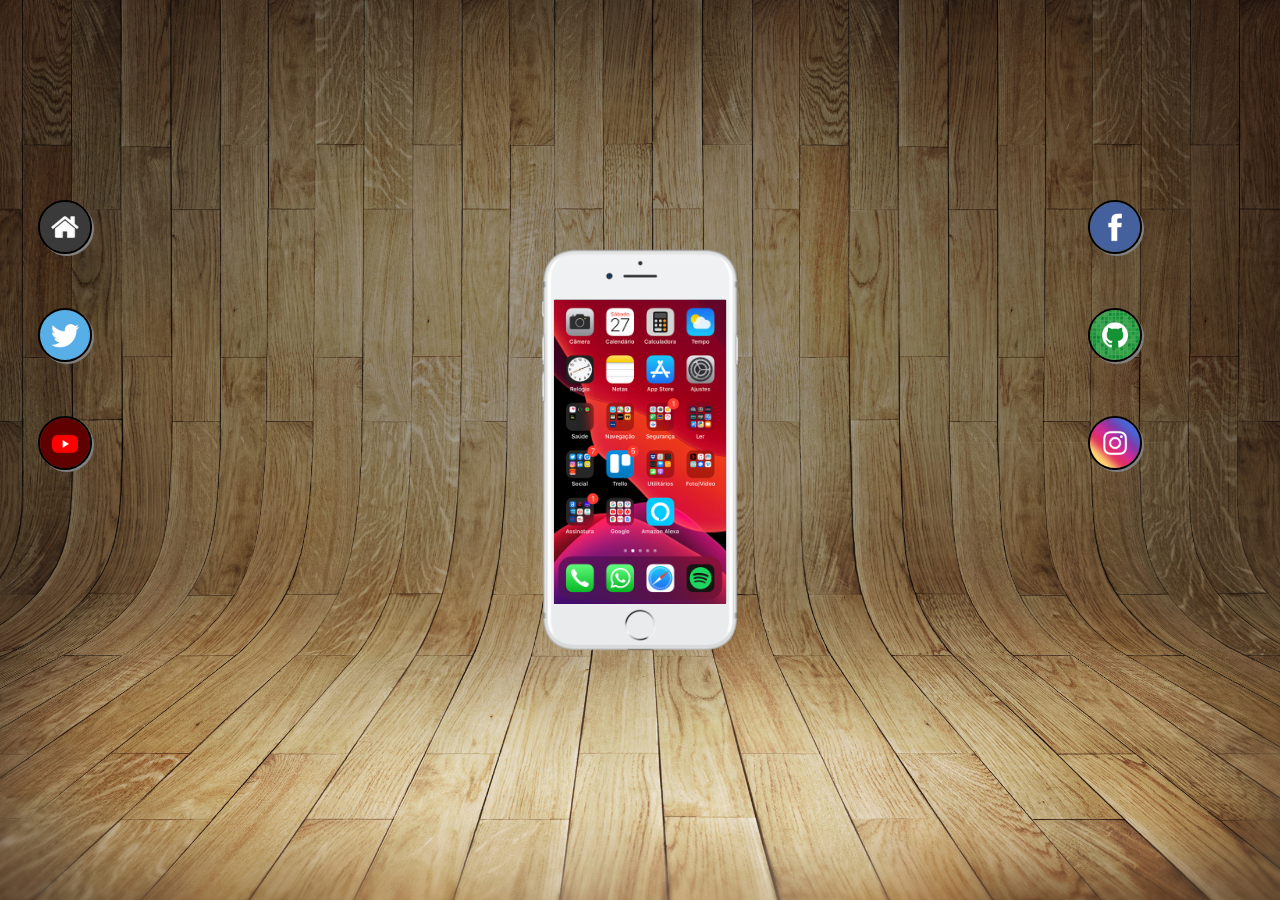
<file: index.html>
<!DOCTYPE html>
<html lang="pt-br">
<head>
    <meta charset="UTF-8">
    <meta name="viewport" content="width=device-width, initial-scale=1.0">
    <title>Redes Sociais</title>
    <link rel="shortcut icon" href="favicon.ico" type="image/x-icon">
    <link rel="stylesheet" href="estilo/style.css">
</head>
<body>
    <main>
        <section id="telefone">
            <iframe src="home.html" frameborder="0" name="tela" id="tela"></iframe>
        </section>

        <section id="rede1">
            <a href="facebook.html" target="tela"><img src="imagens/logo-facebook.jpg" alt=""></a><br>

            <a href="GITHUB.HTML" target="tela"><img src="imagens/logo-github.jpg" alt=""></a><br>

            <a href="instagram.html" target="tela"><img src="imagens/logo-instagram.jpg" alt=""></a><br>

        </section>

        <section id="rede2">

            <a href="home.html" target="tela"><img src="imagens/logo-home.jpg" alt=""></a>

            <a href="twiter.html" target="tela"><img src="imagens/logo-twitter.jpg" alt=""></a>

            <a href="youtube.html" target="tela"><img src="imagens/logo-youtube.jpg" alt=""></a>

            



        </section>
    </main>
</body>
</html>
</file>
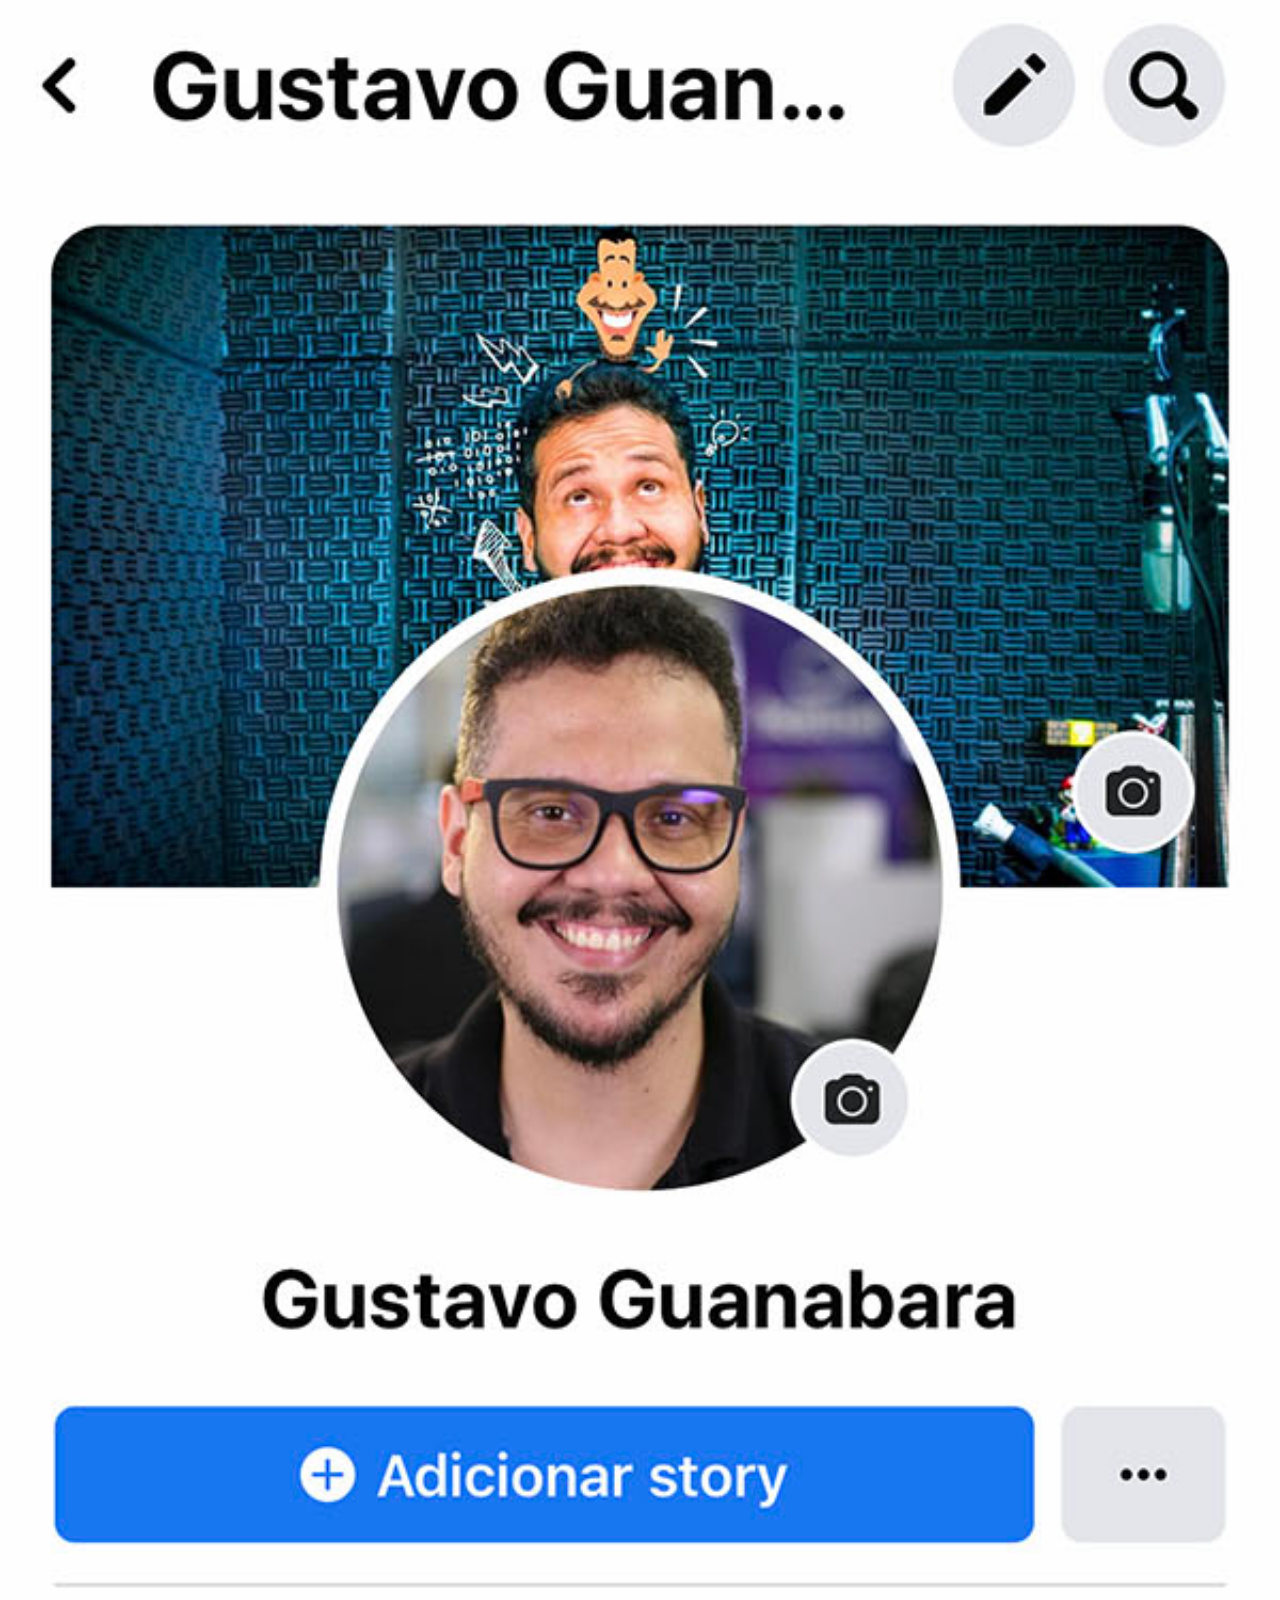
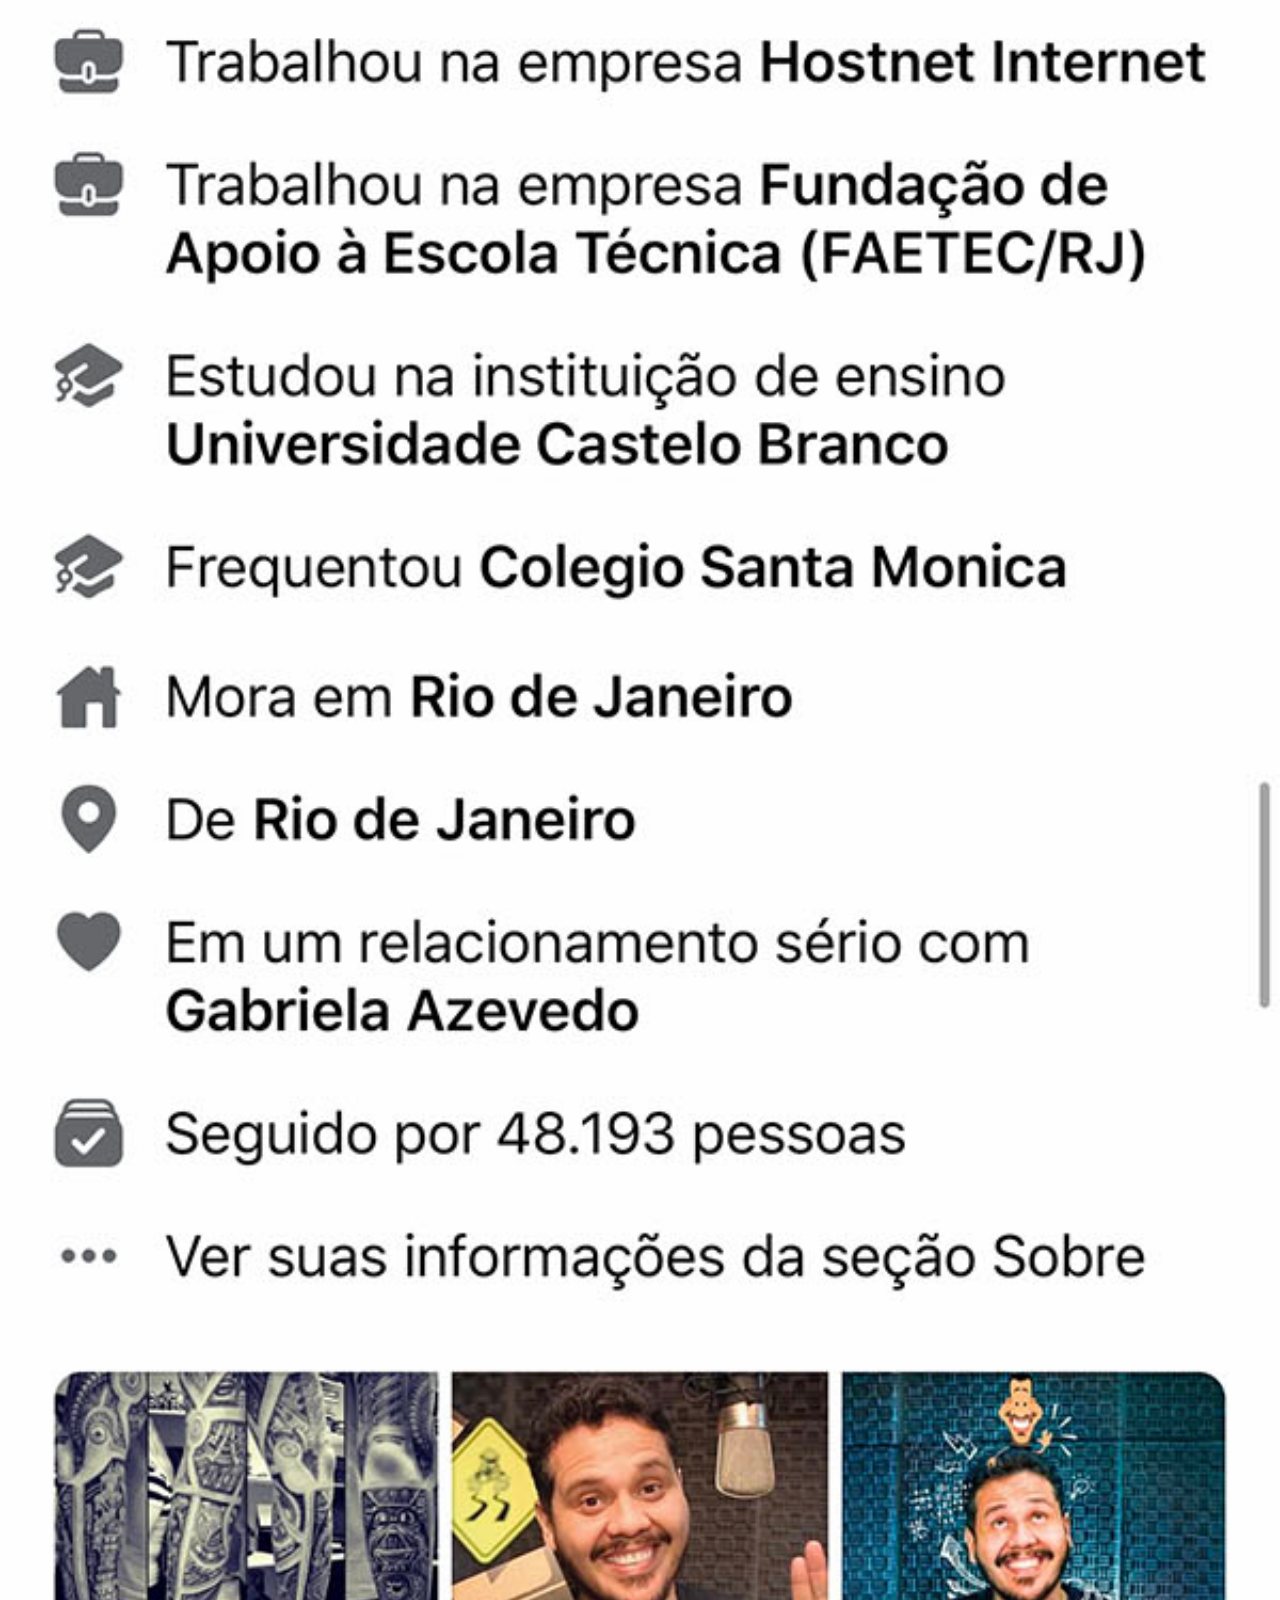
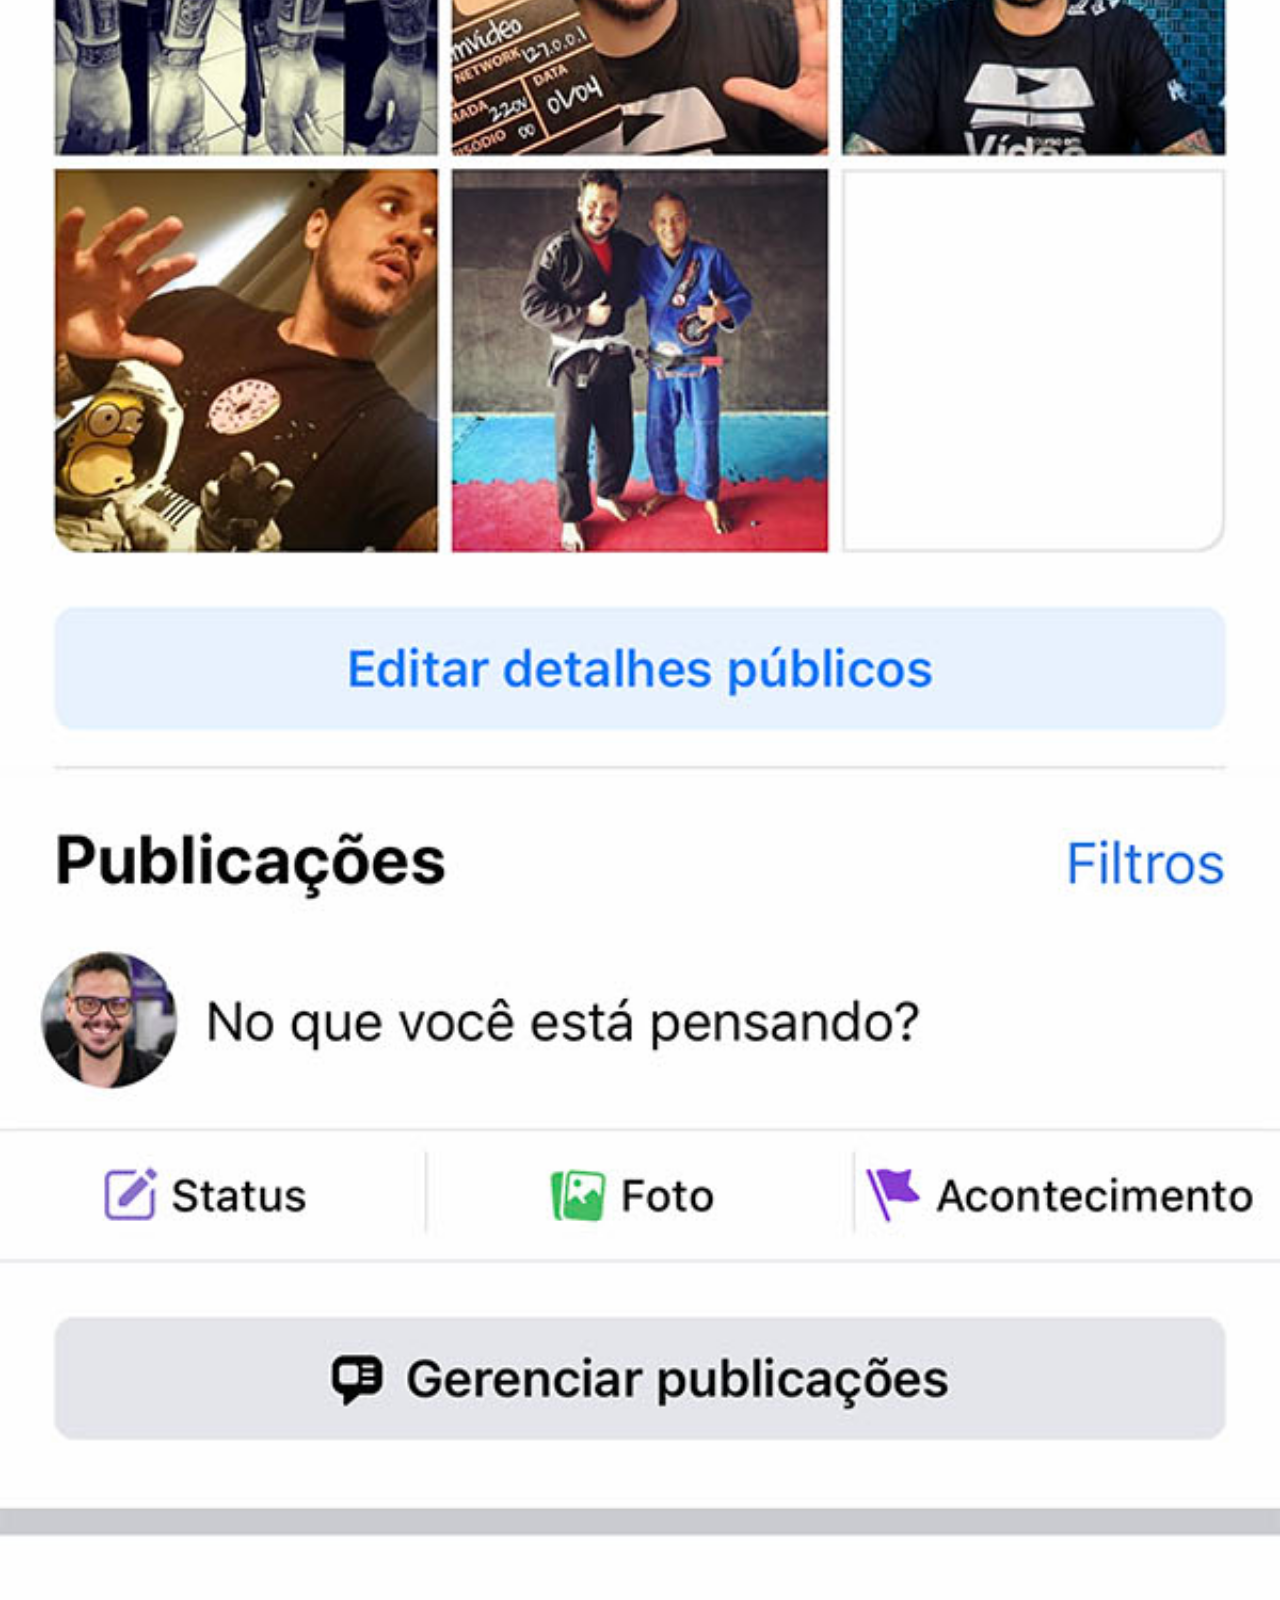
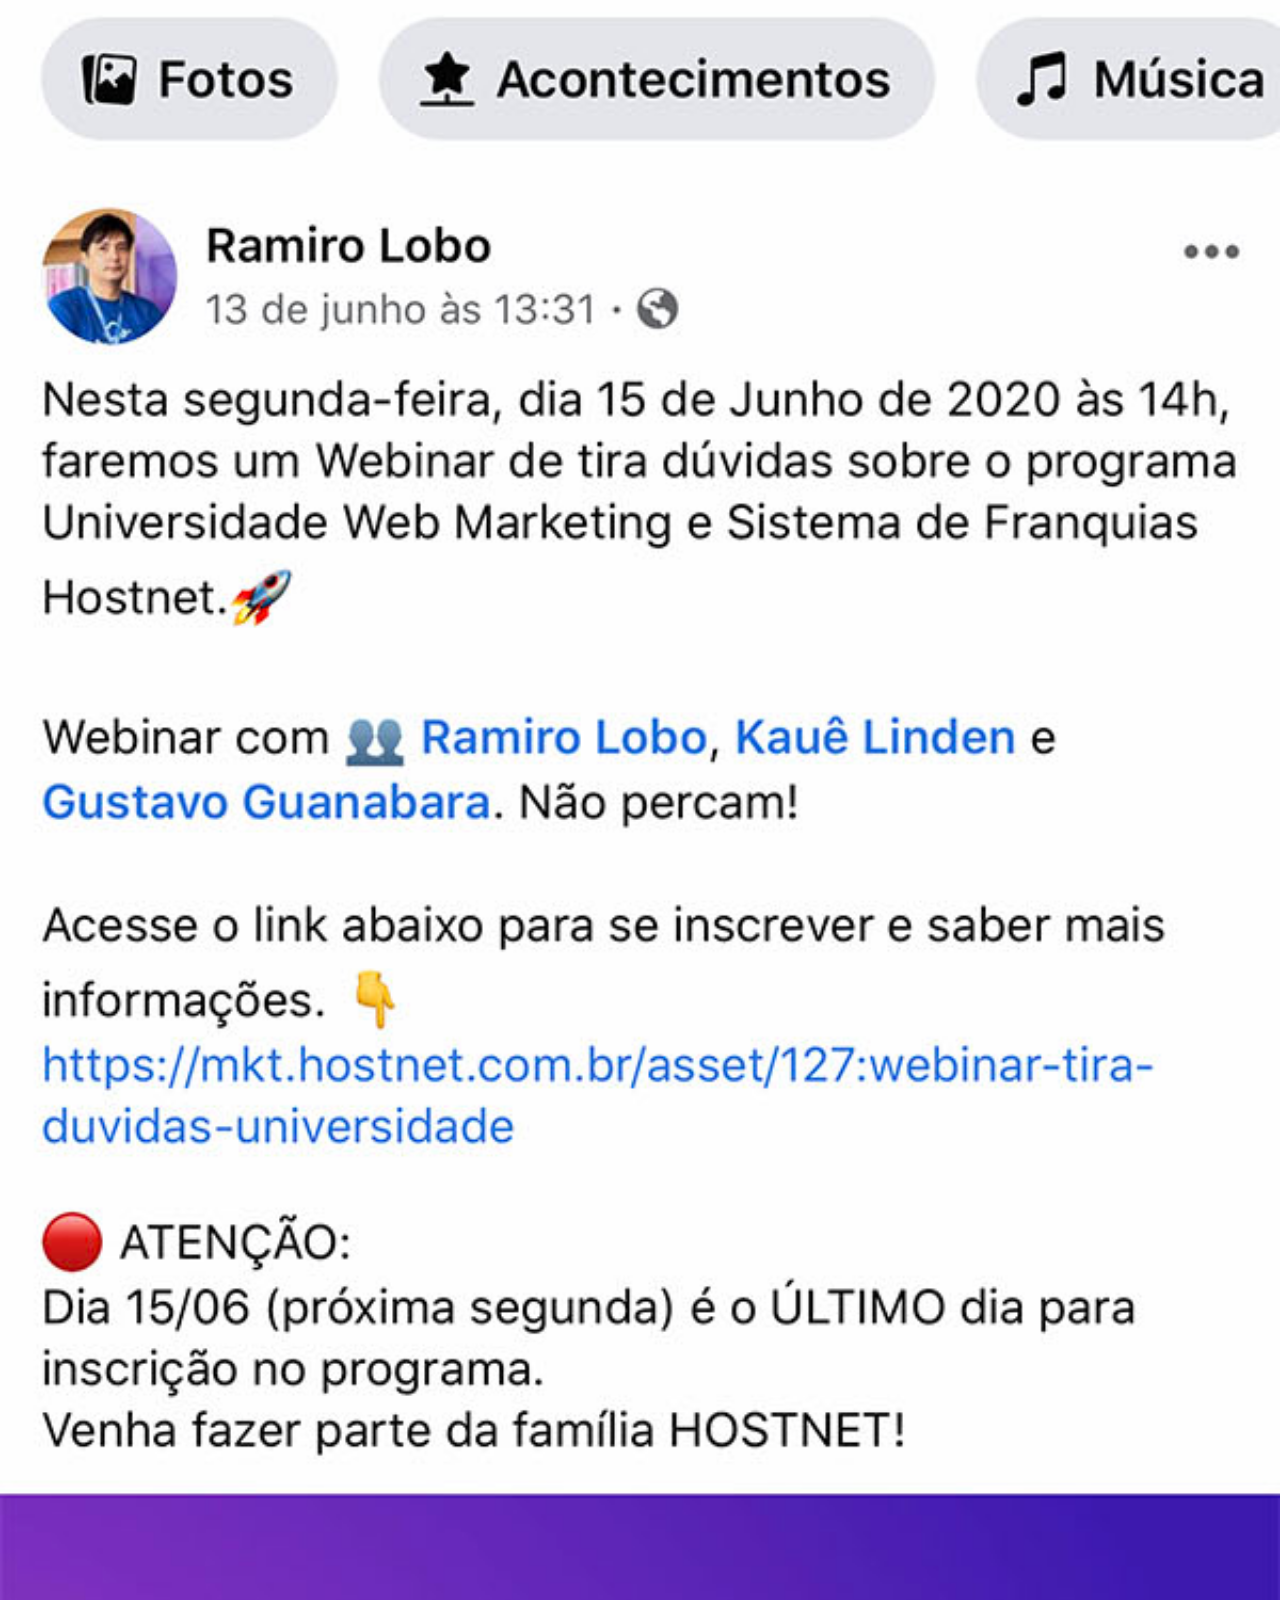
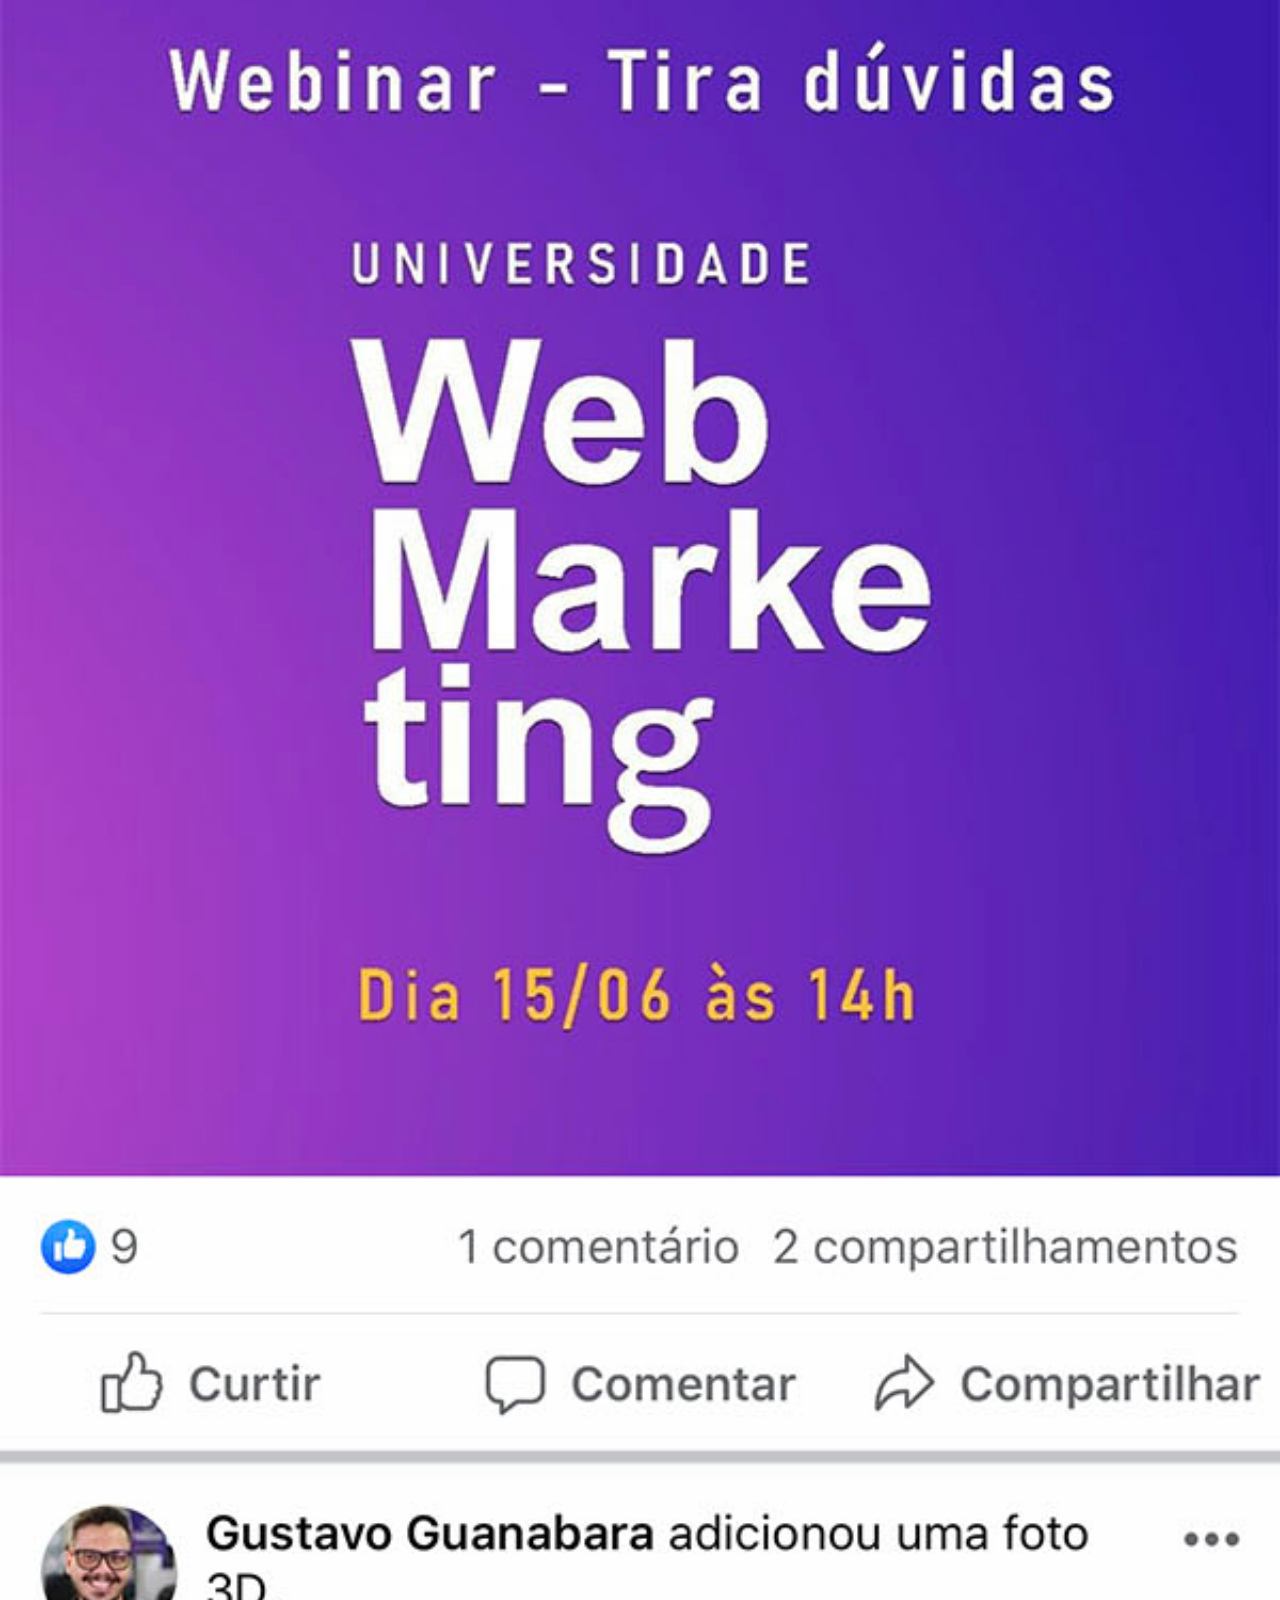
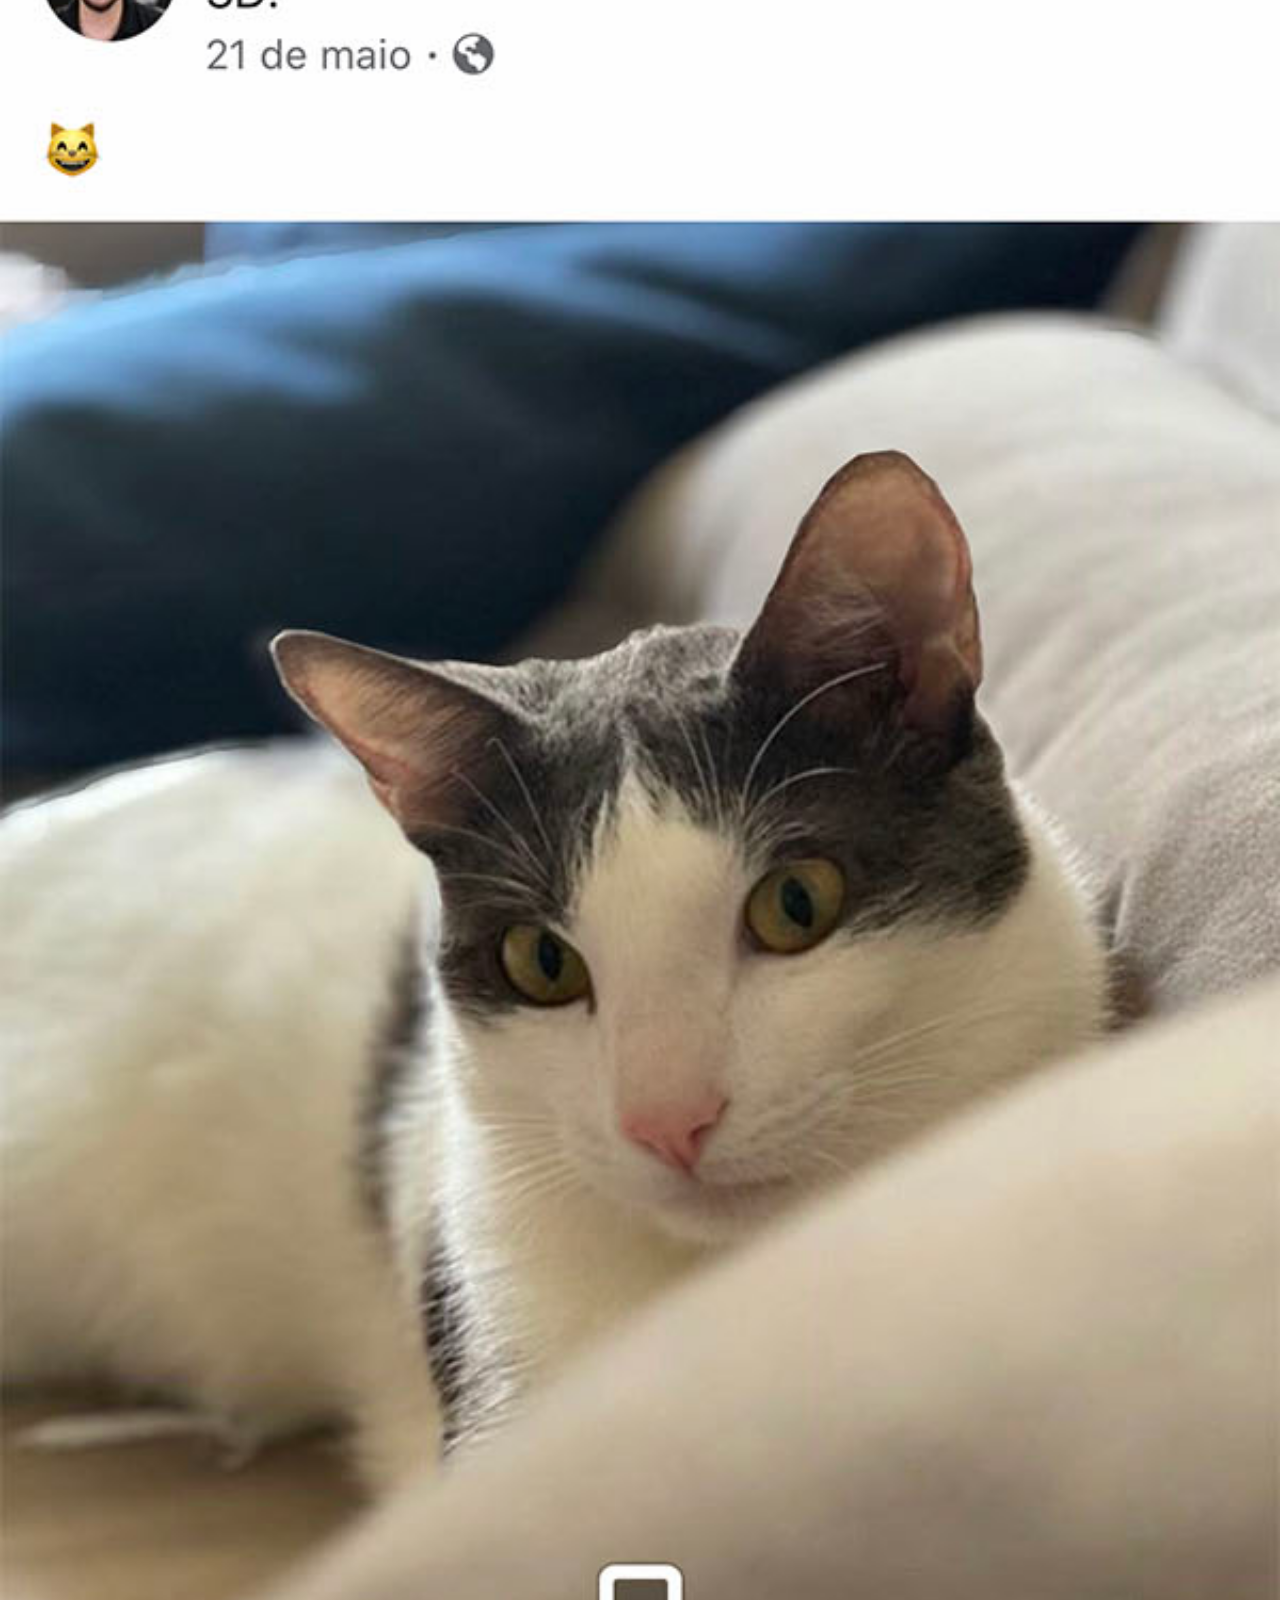
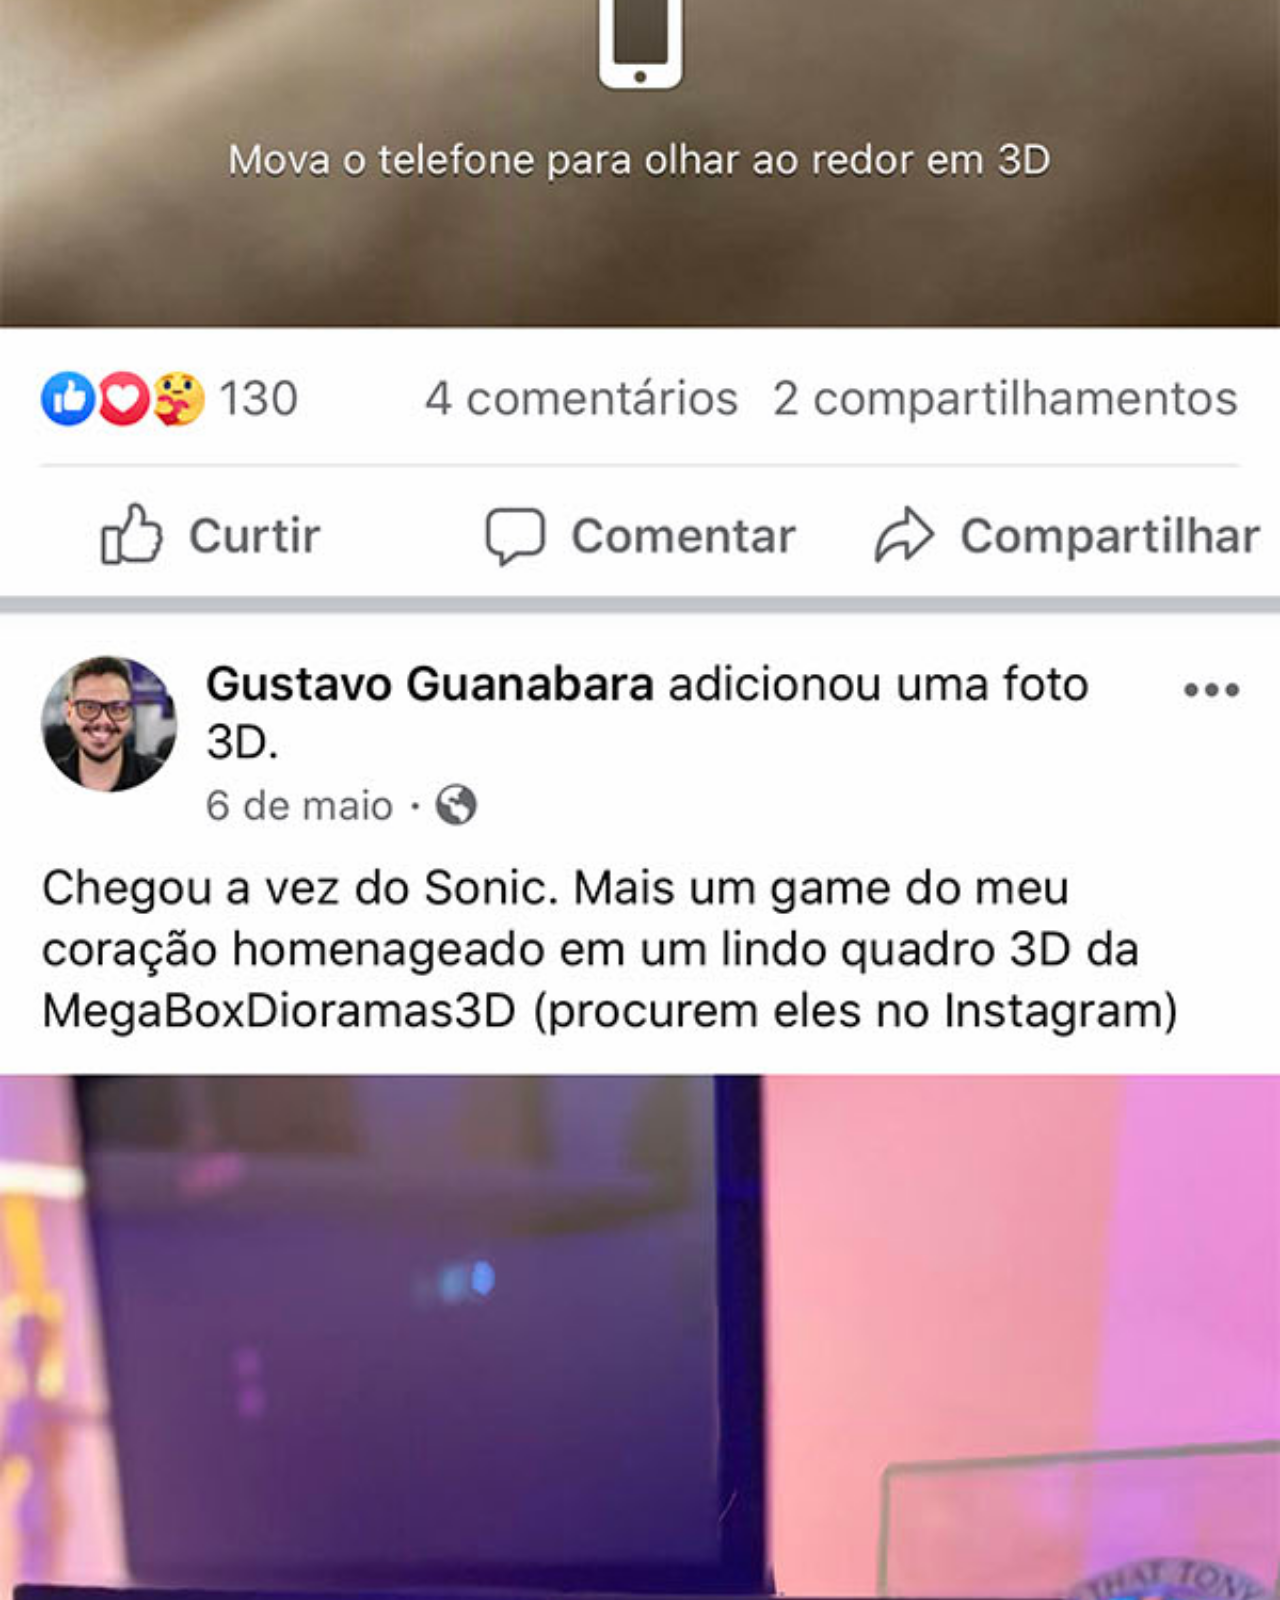
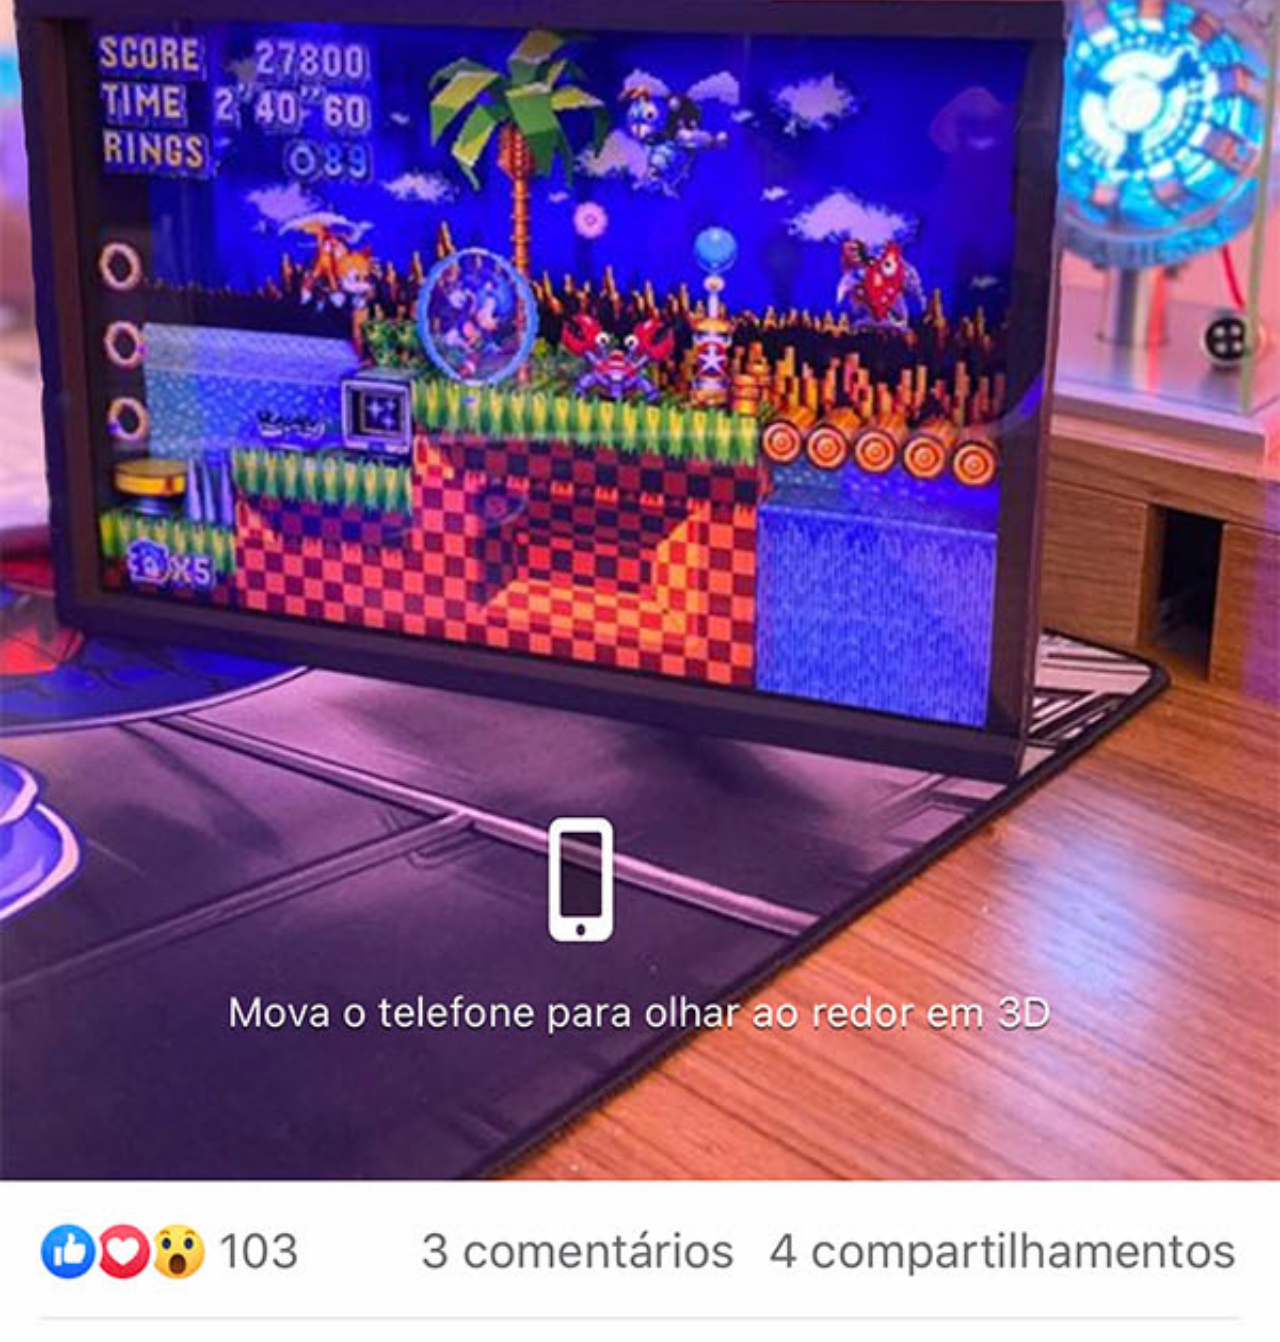
<file: facebook.html>
<!DOCTYPE html>
<html lang="pt-br">
<head>
    <meta charset="UTF-8">
    <meta name="viewport" content="width=device-width, initial-scale=1.0">
    <title>Facebook</title>
    <link rel="stylesheet" href="estilo/redes.css">
    
</head>
<body>
    <img src="imagens/tela-facebook.jpg" alt="facebook">
</body>
</html>
</file>
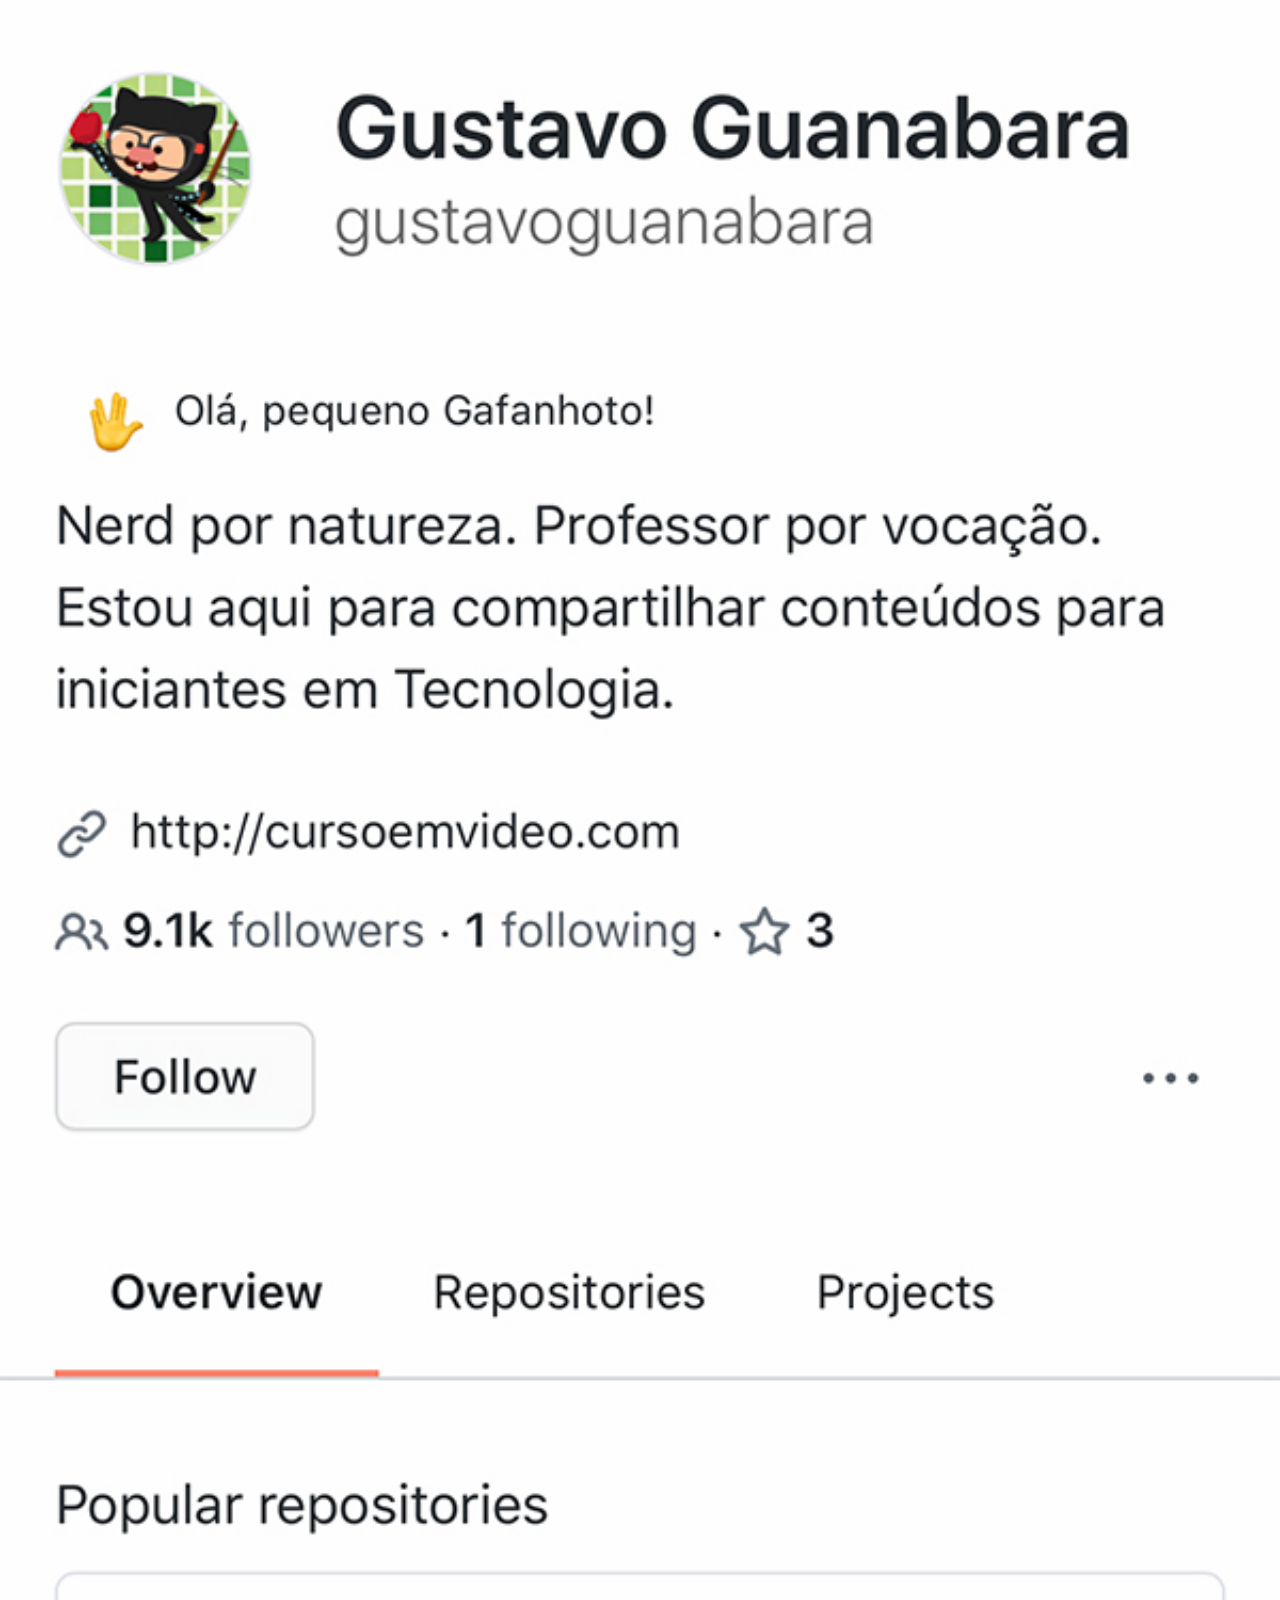
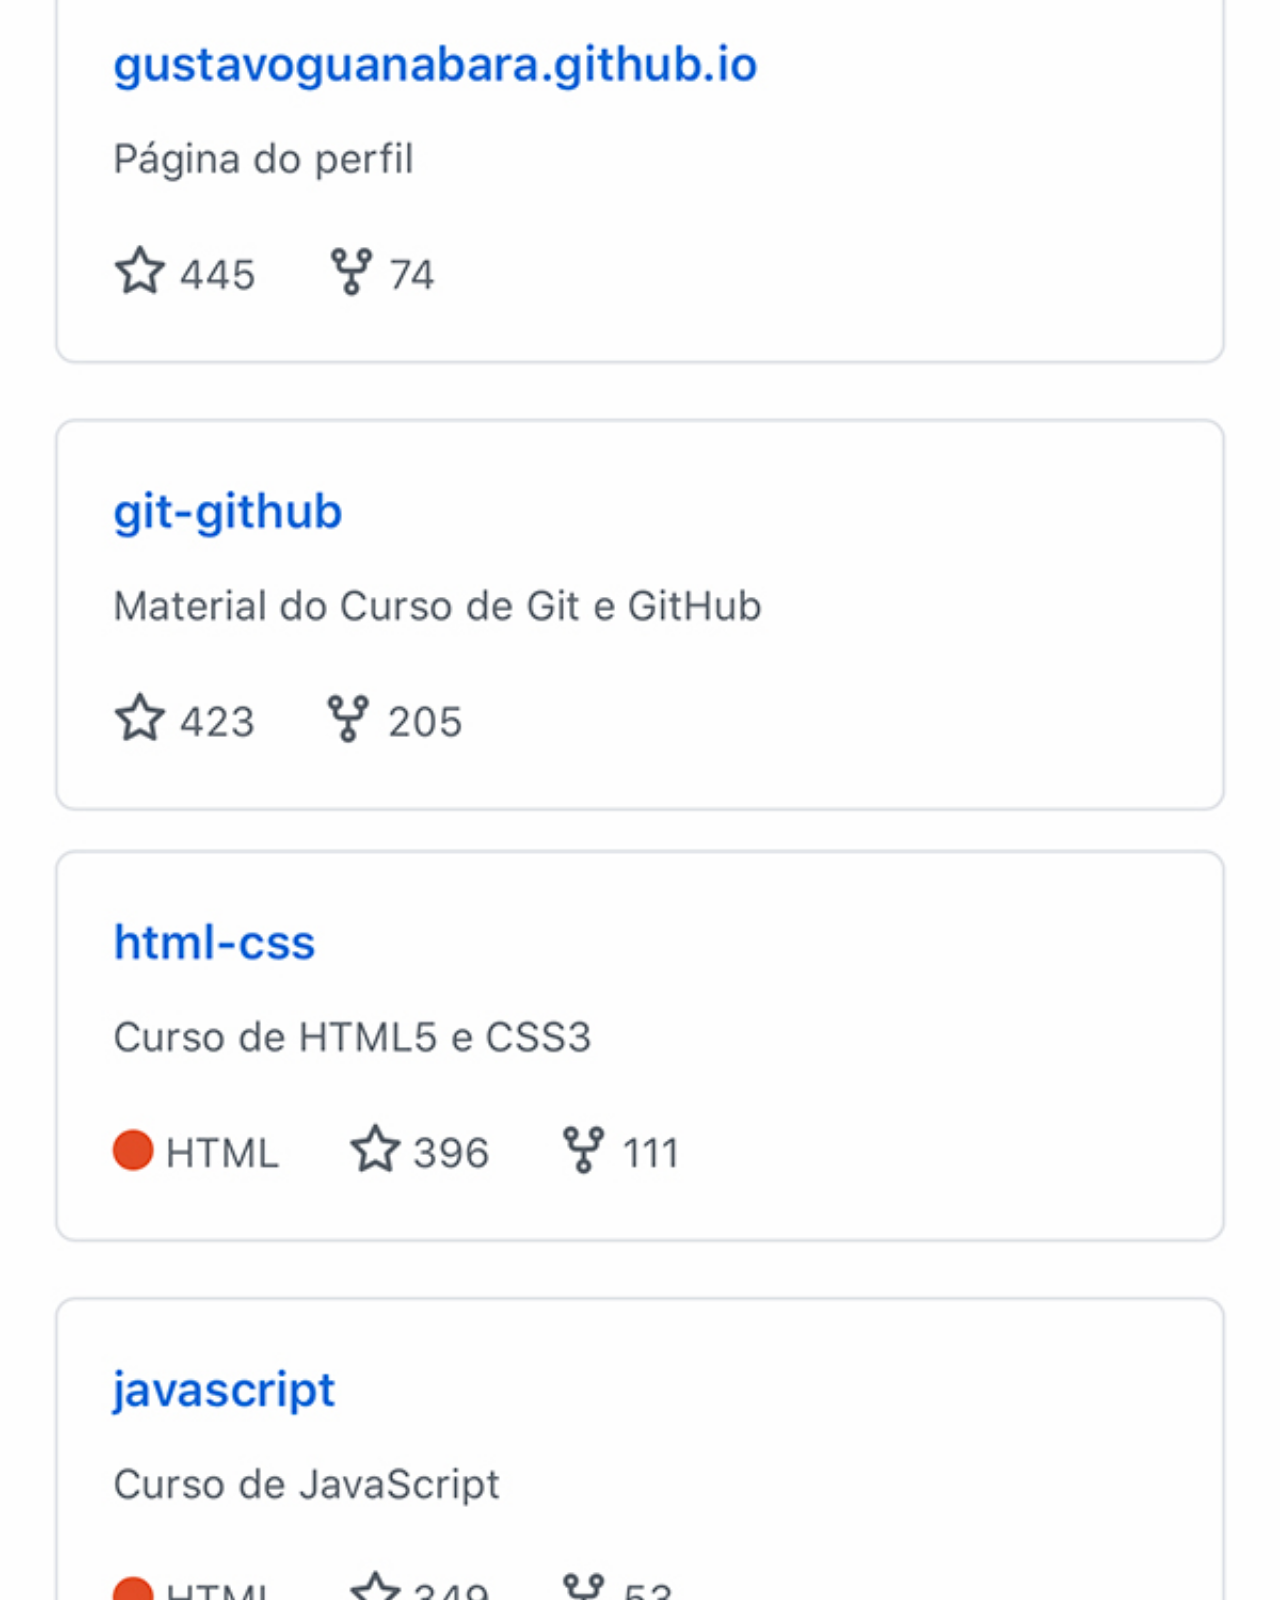
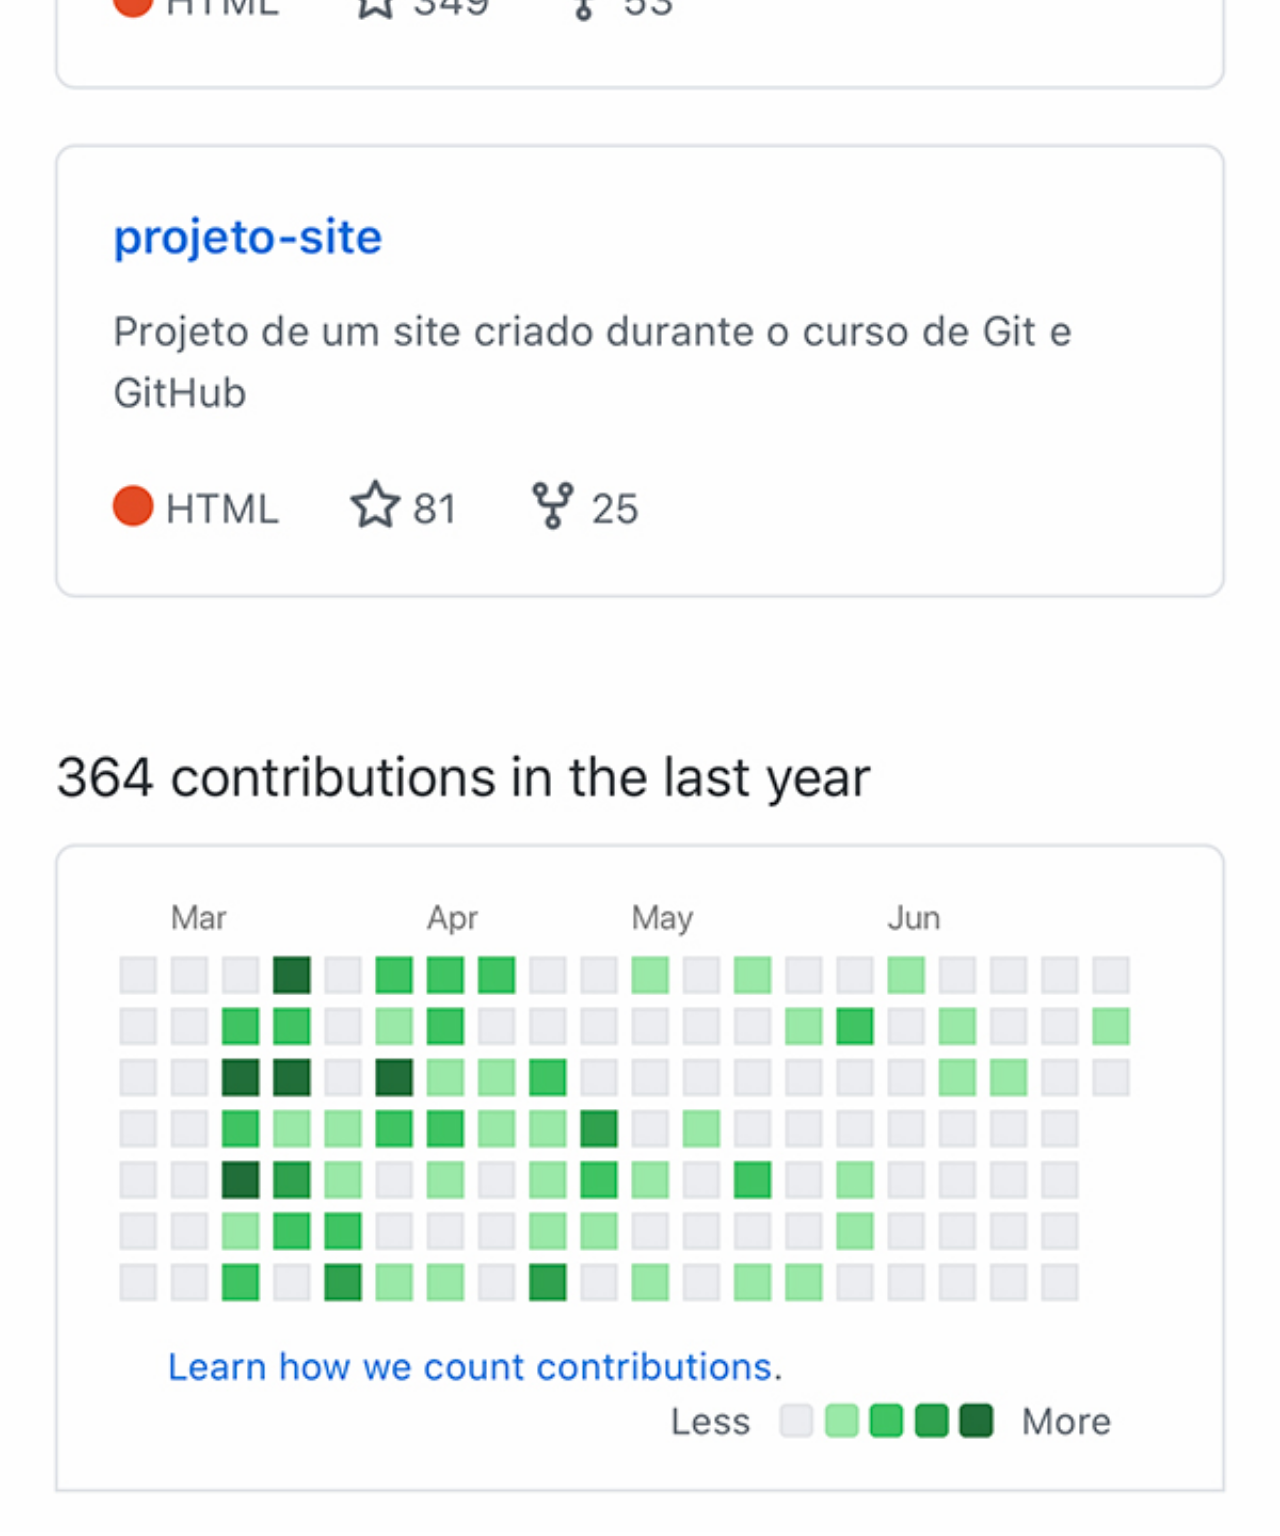
<file: GITHUB.HTML>
<!DOCTYPE html>
<html lang="pt-br">
<head>
    <meta charset="UTF-8">
    <meta name="viewport" content="width=device-width, initial-scale=1.0">
    <title>Document</title>
    <link rel="stylesheet" href="estilo/redes.css">
</head>
<body>
    <img src="imagens/tela-github.jpg" alt="github">
</body>
</html>
</file>
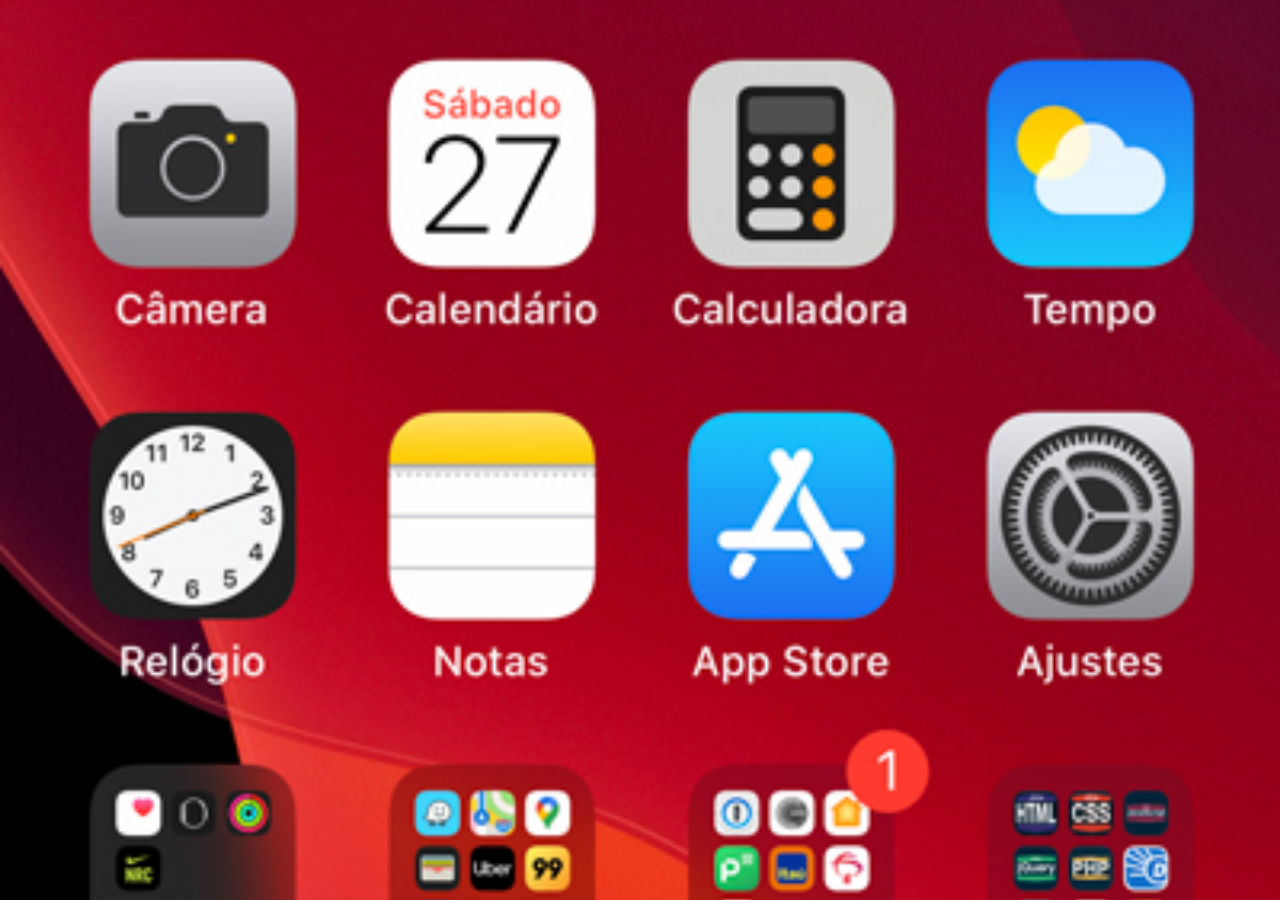
<file: home.html>
<!DOCTYPE html>
<html lang="pt-br">
<head>
    <meta charset="UTF-8">
    <meta name="viewport" content="width=device-width, initial-scale=1.0">
    <title>Document</title>
    <style>
        *{
            margin: 0px;
            height: 0px;
        }

        body{
            background: url(imagens/tela-home.jpg) no-repeat top center;
            background-size: cover;
            width: 100vw;
            height: 100vh;
        }
    </style>
</head>
<body>
    
</body>
</html>
</file>
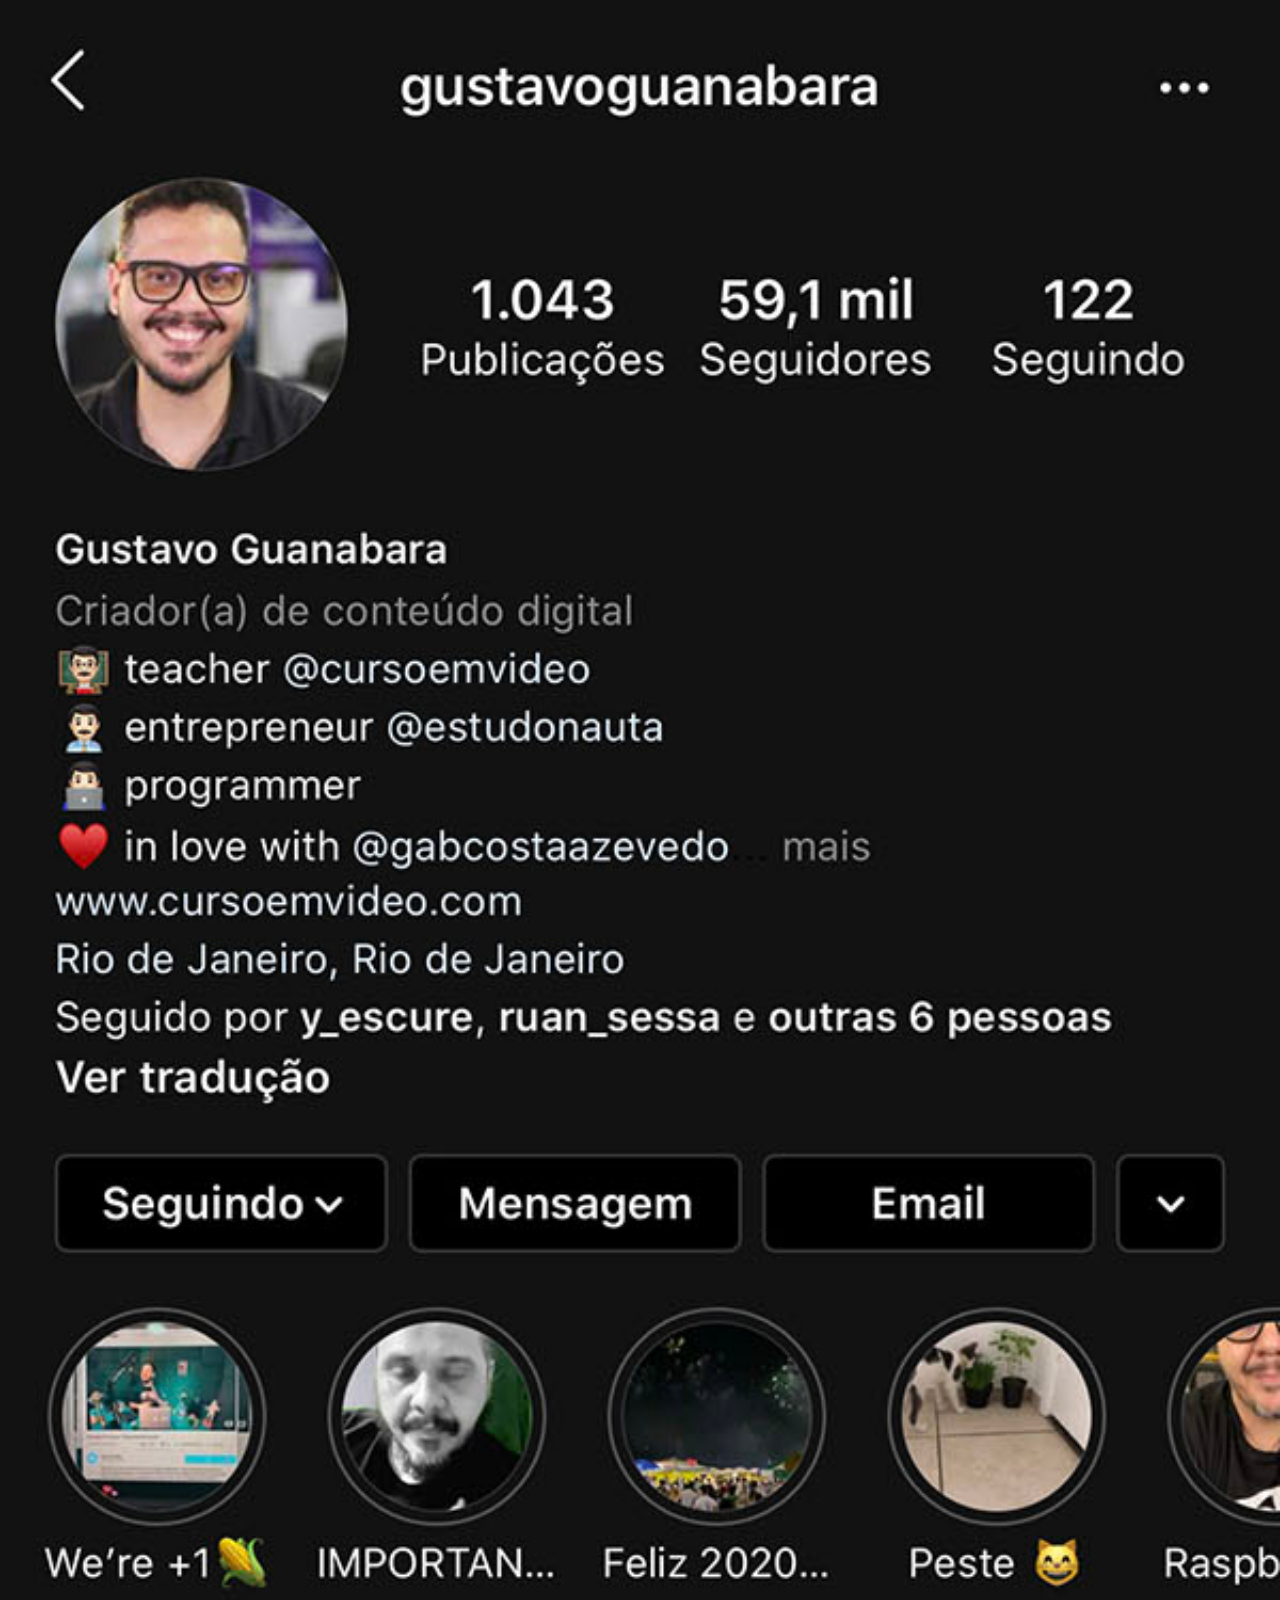
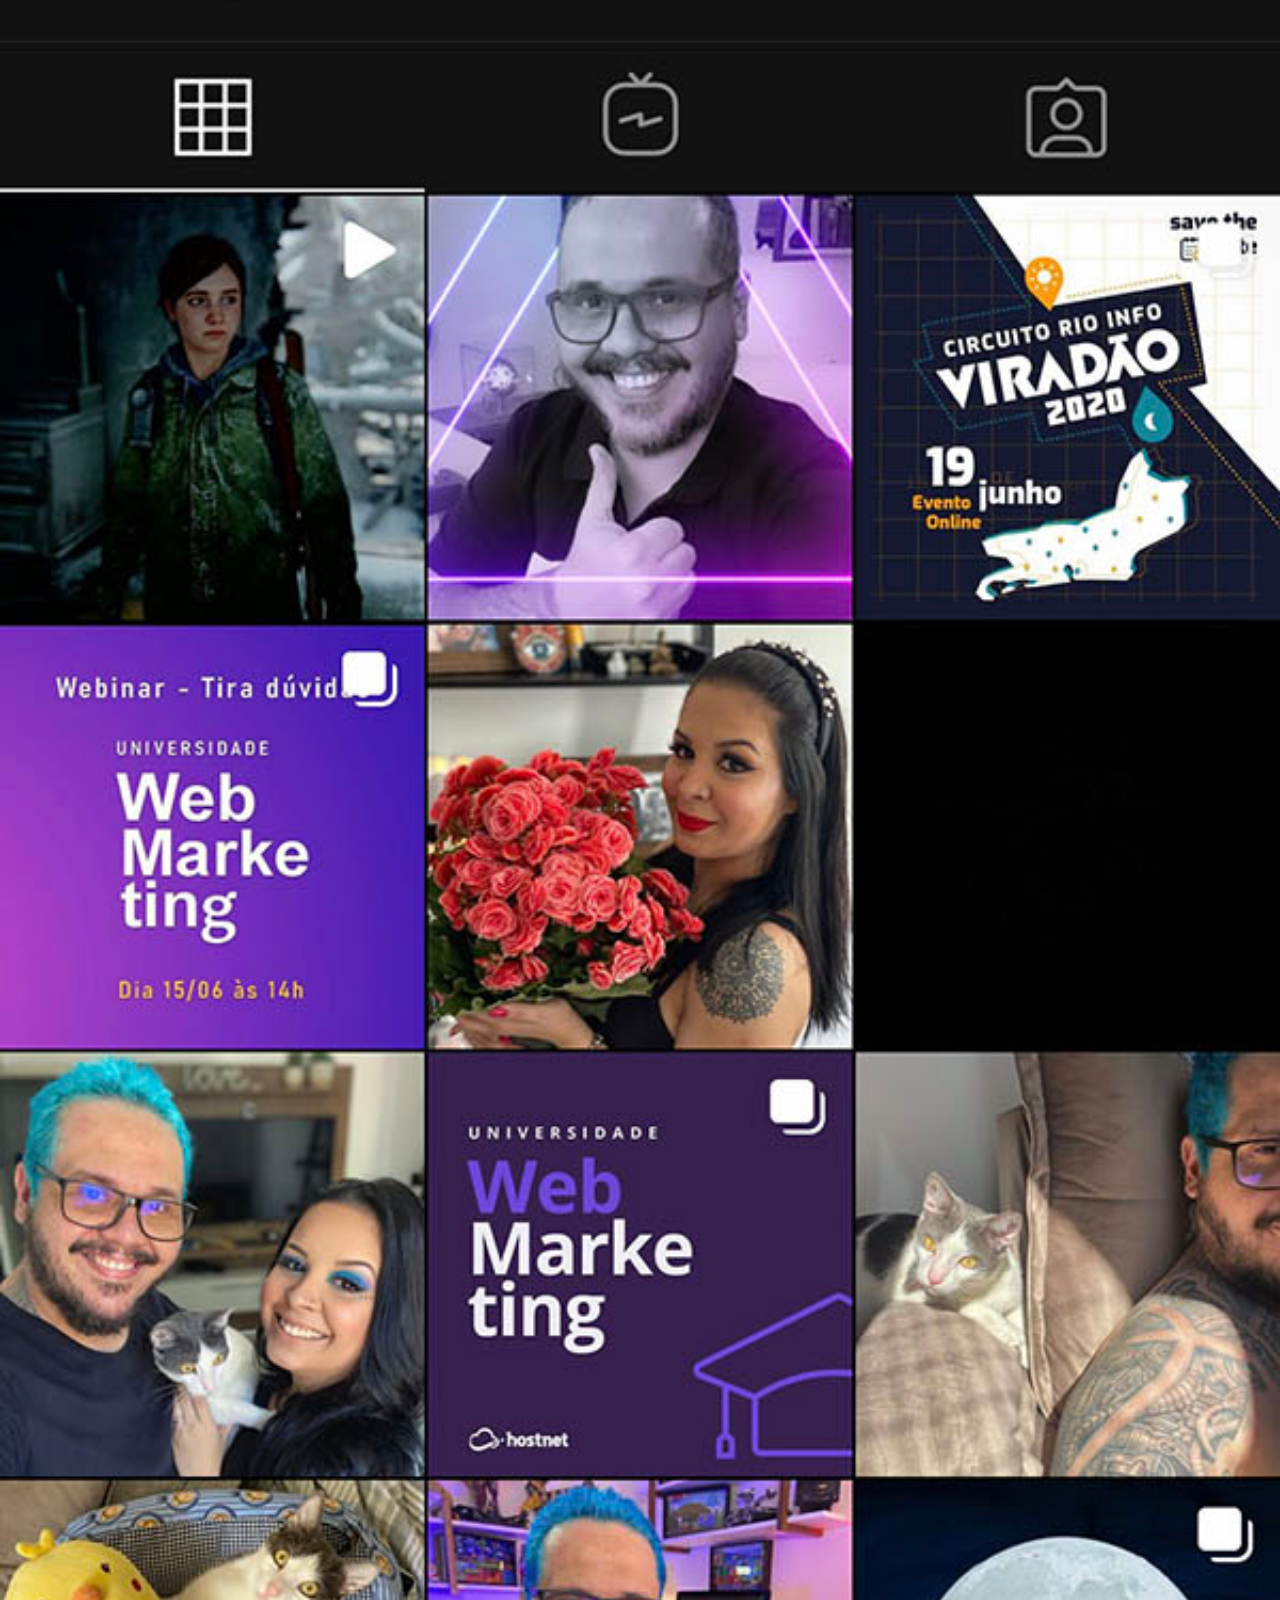
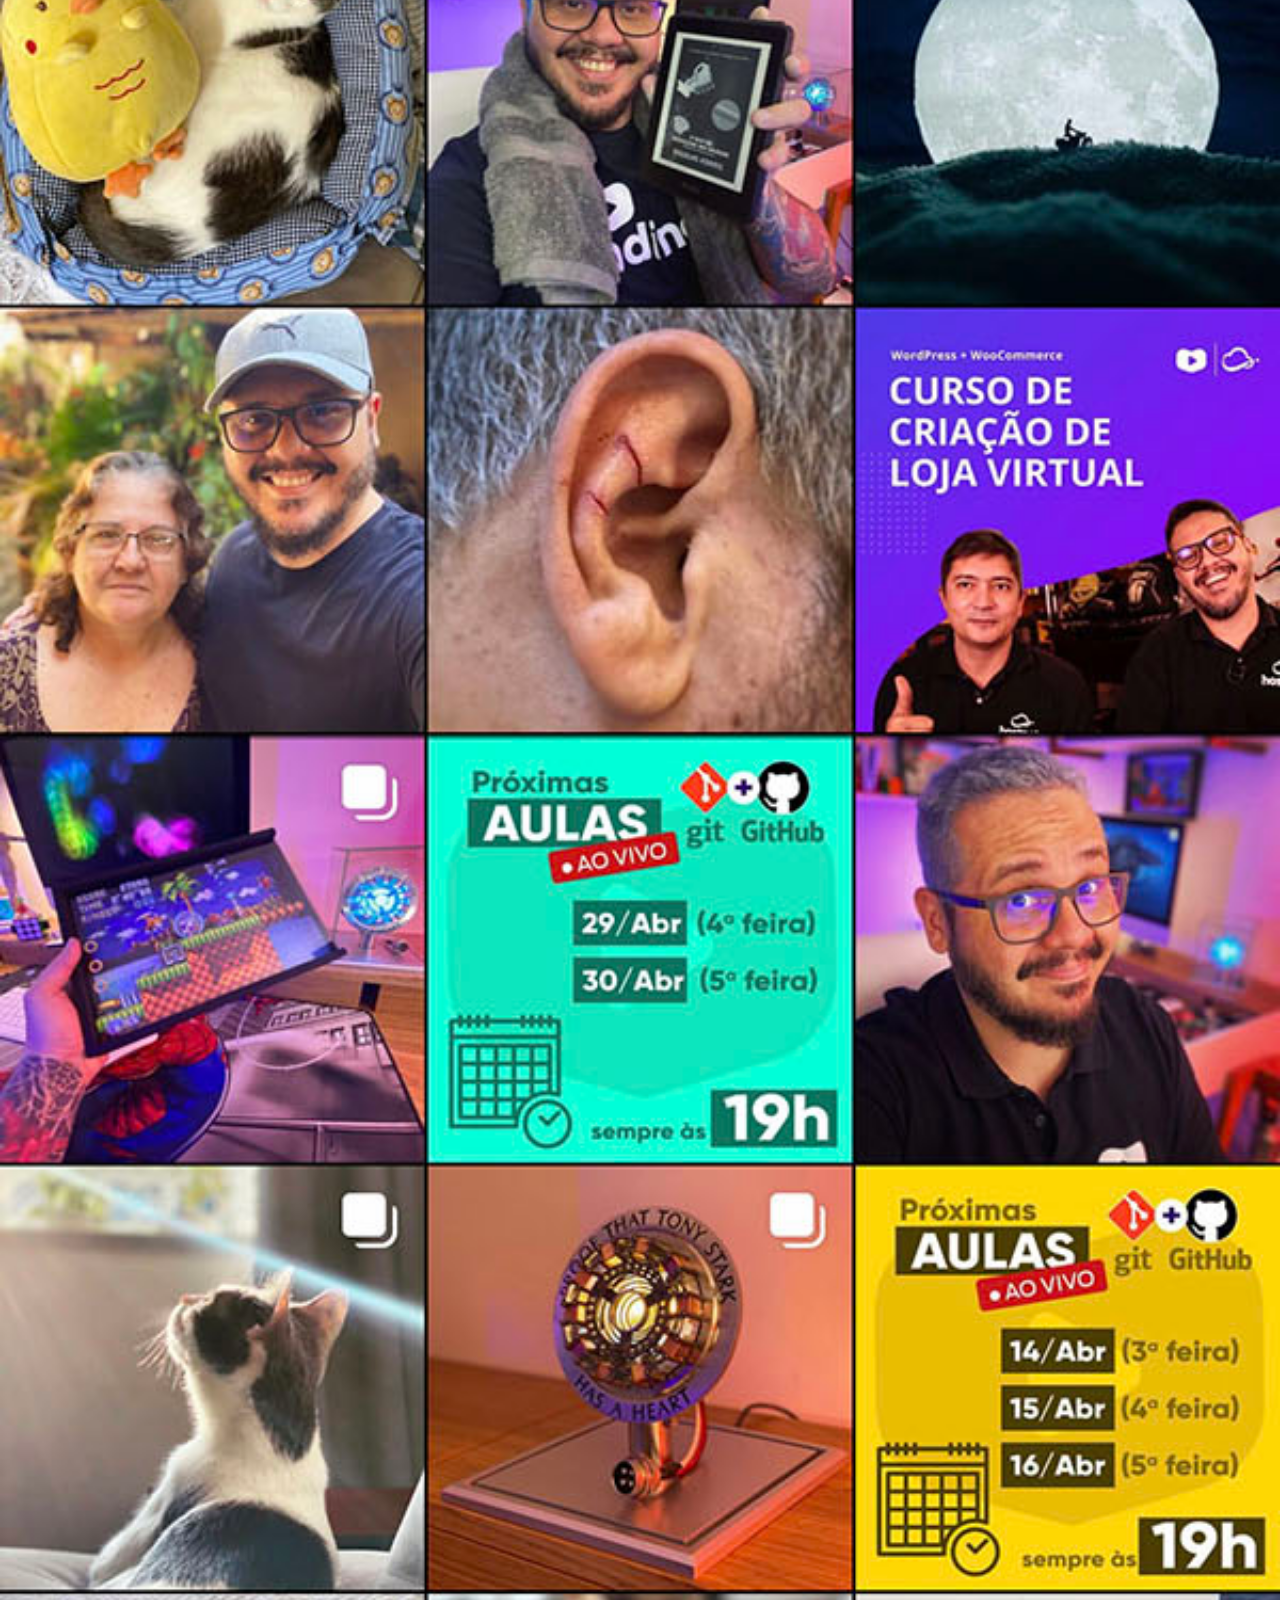
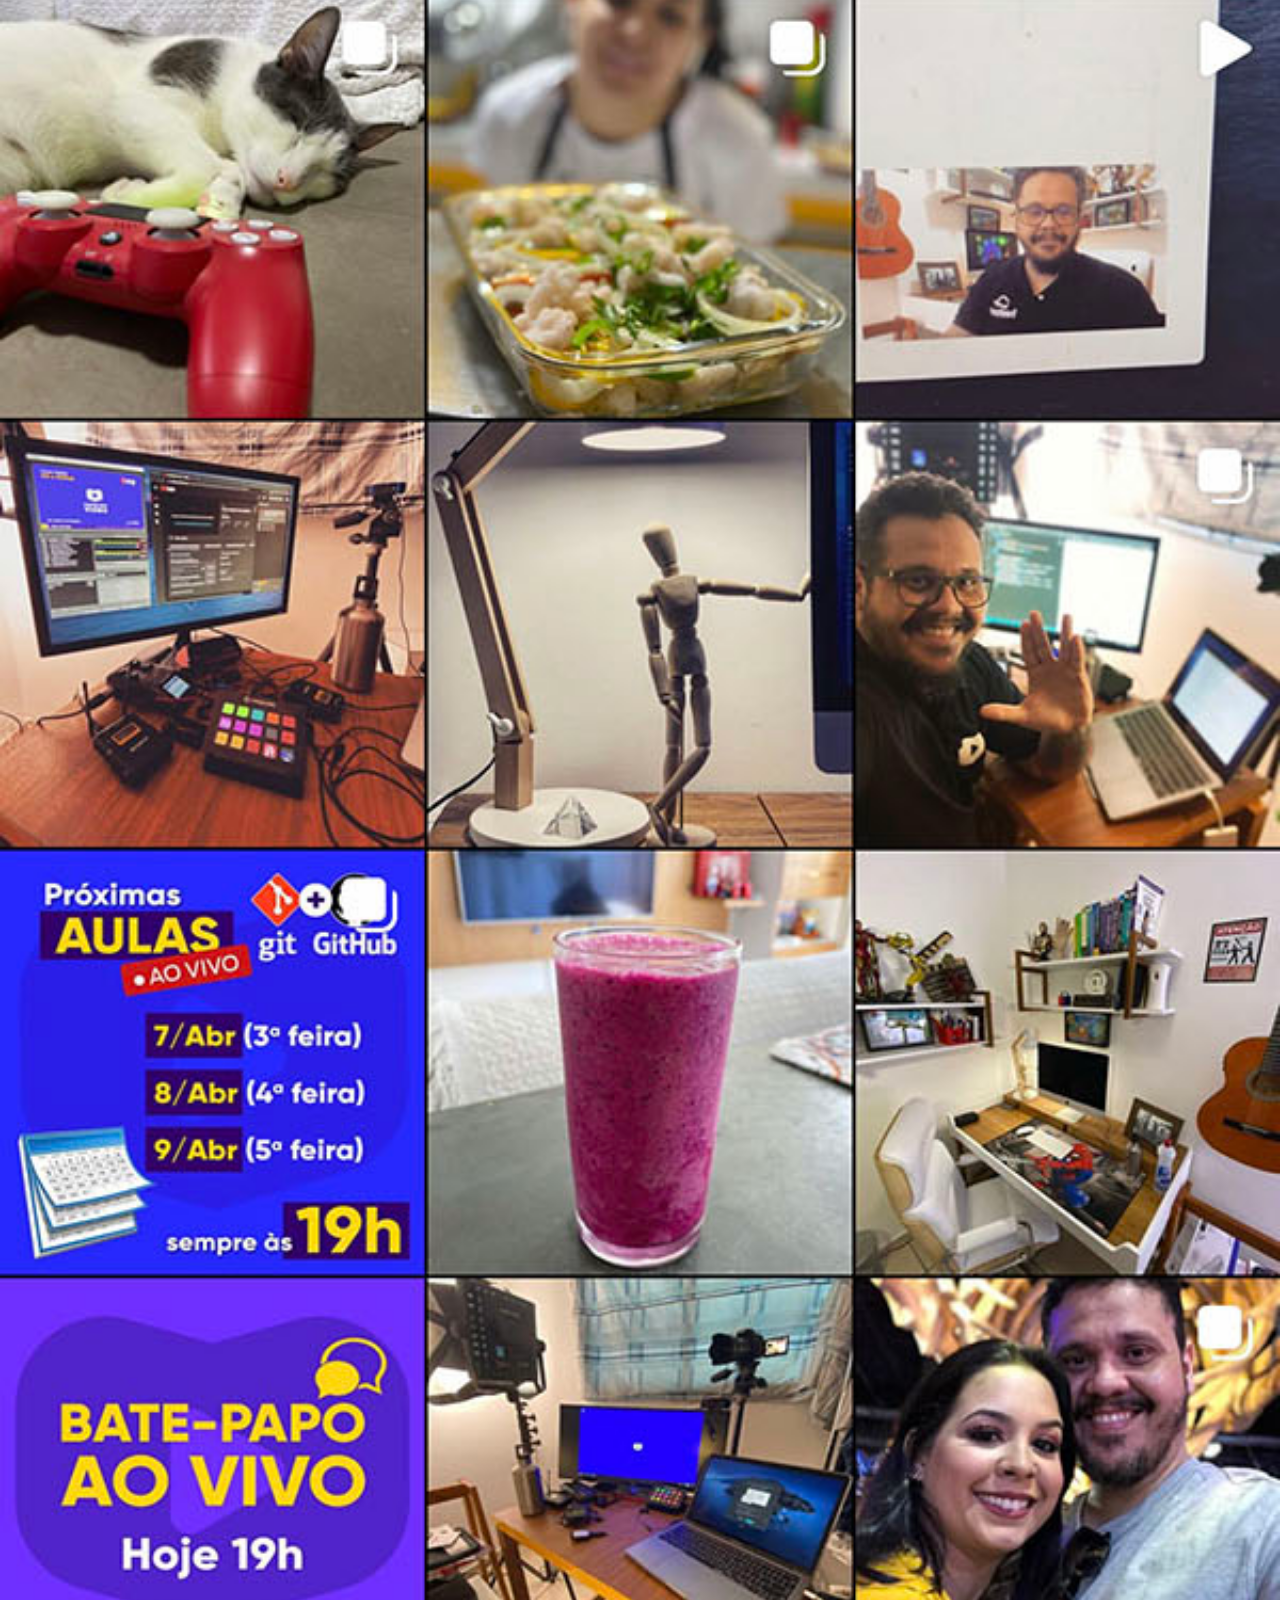
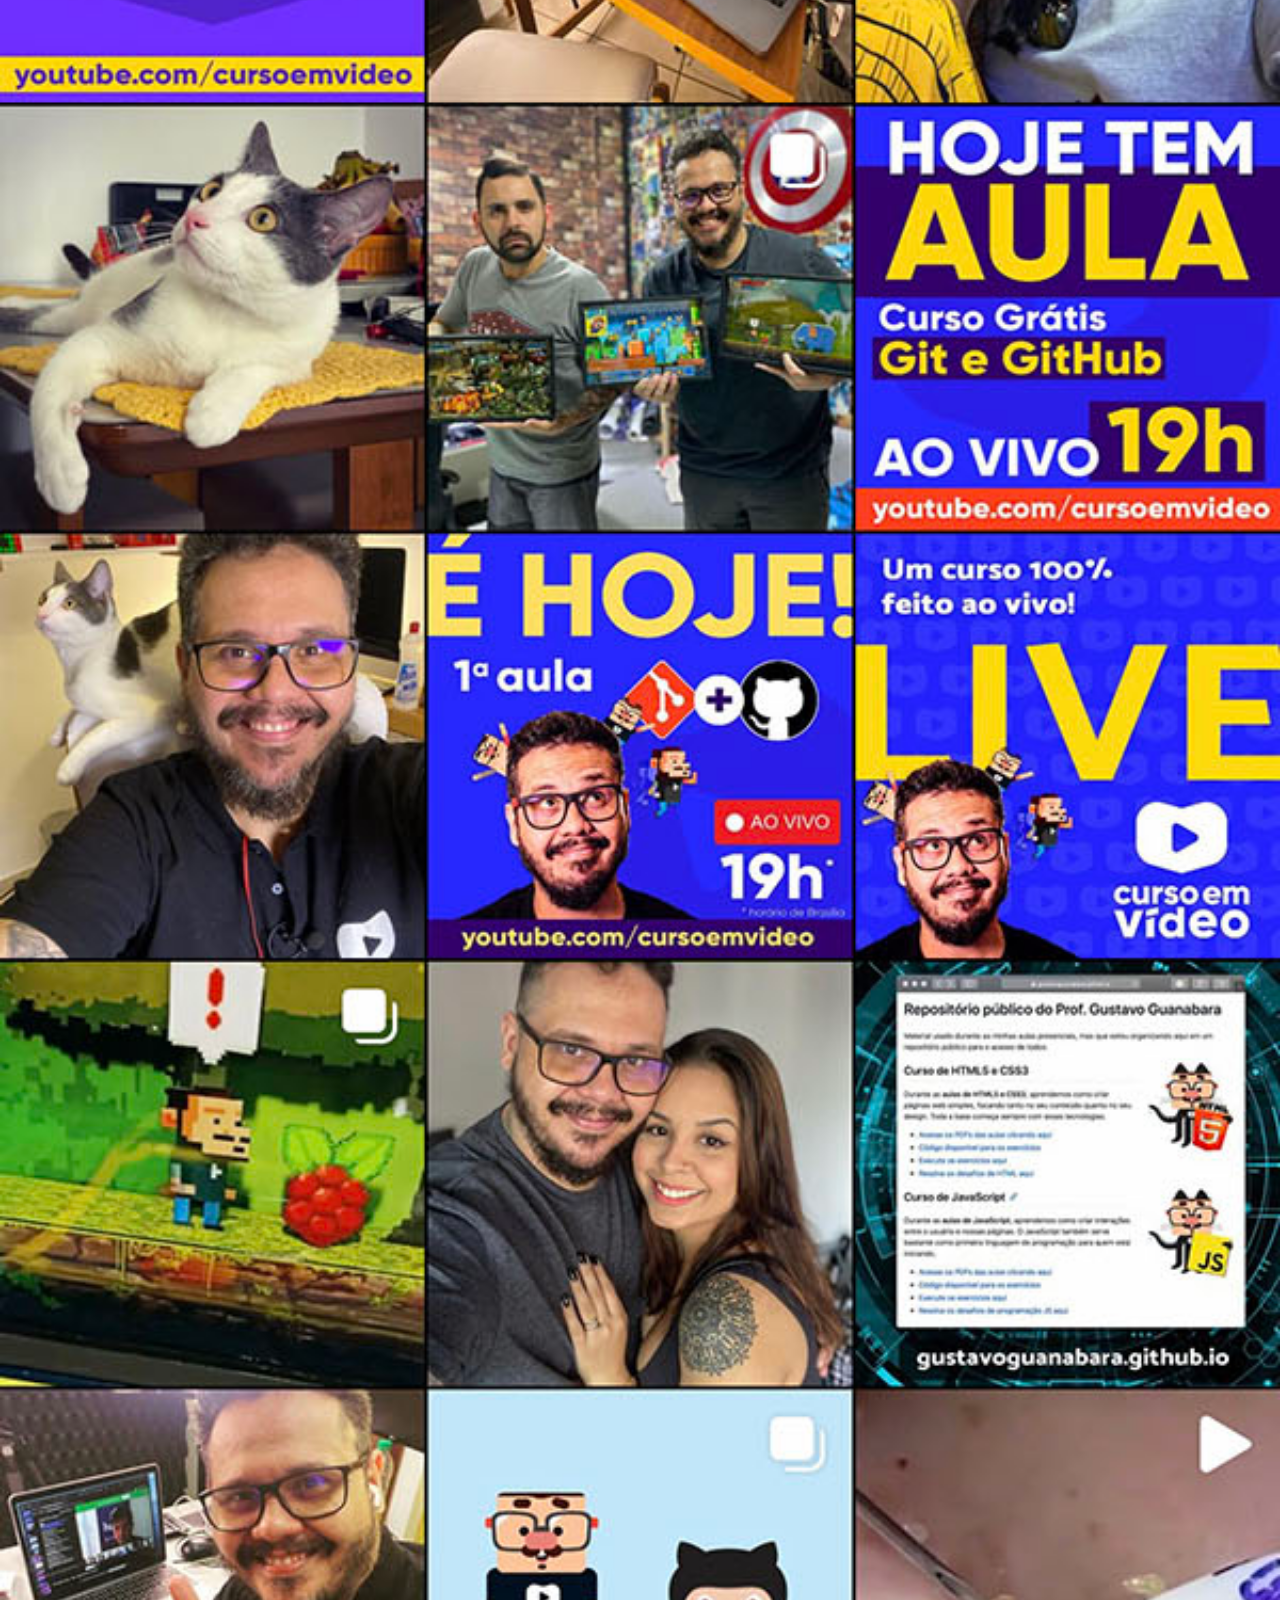
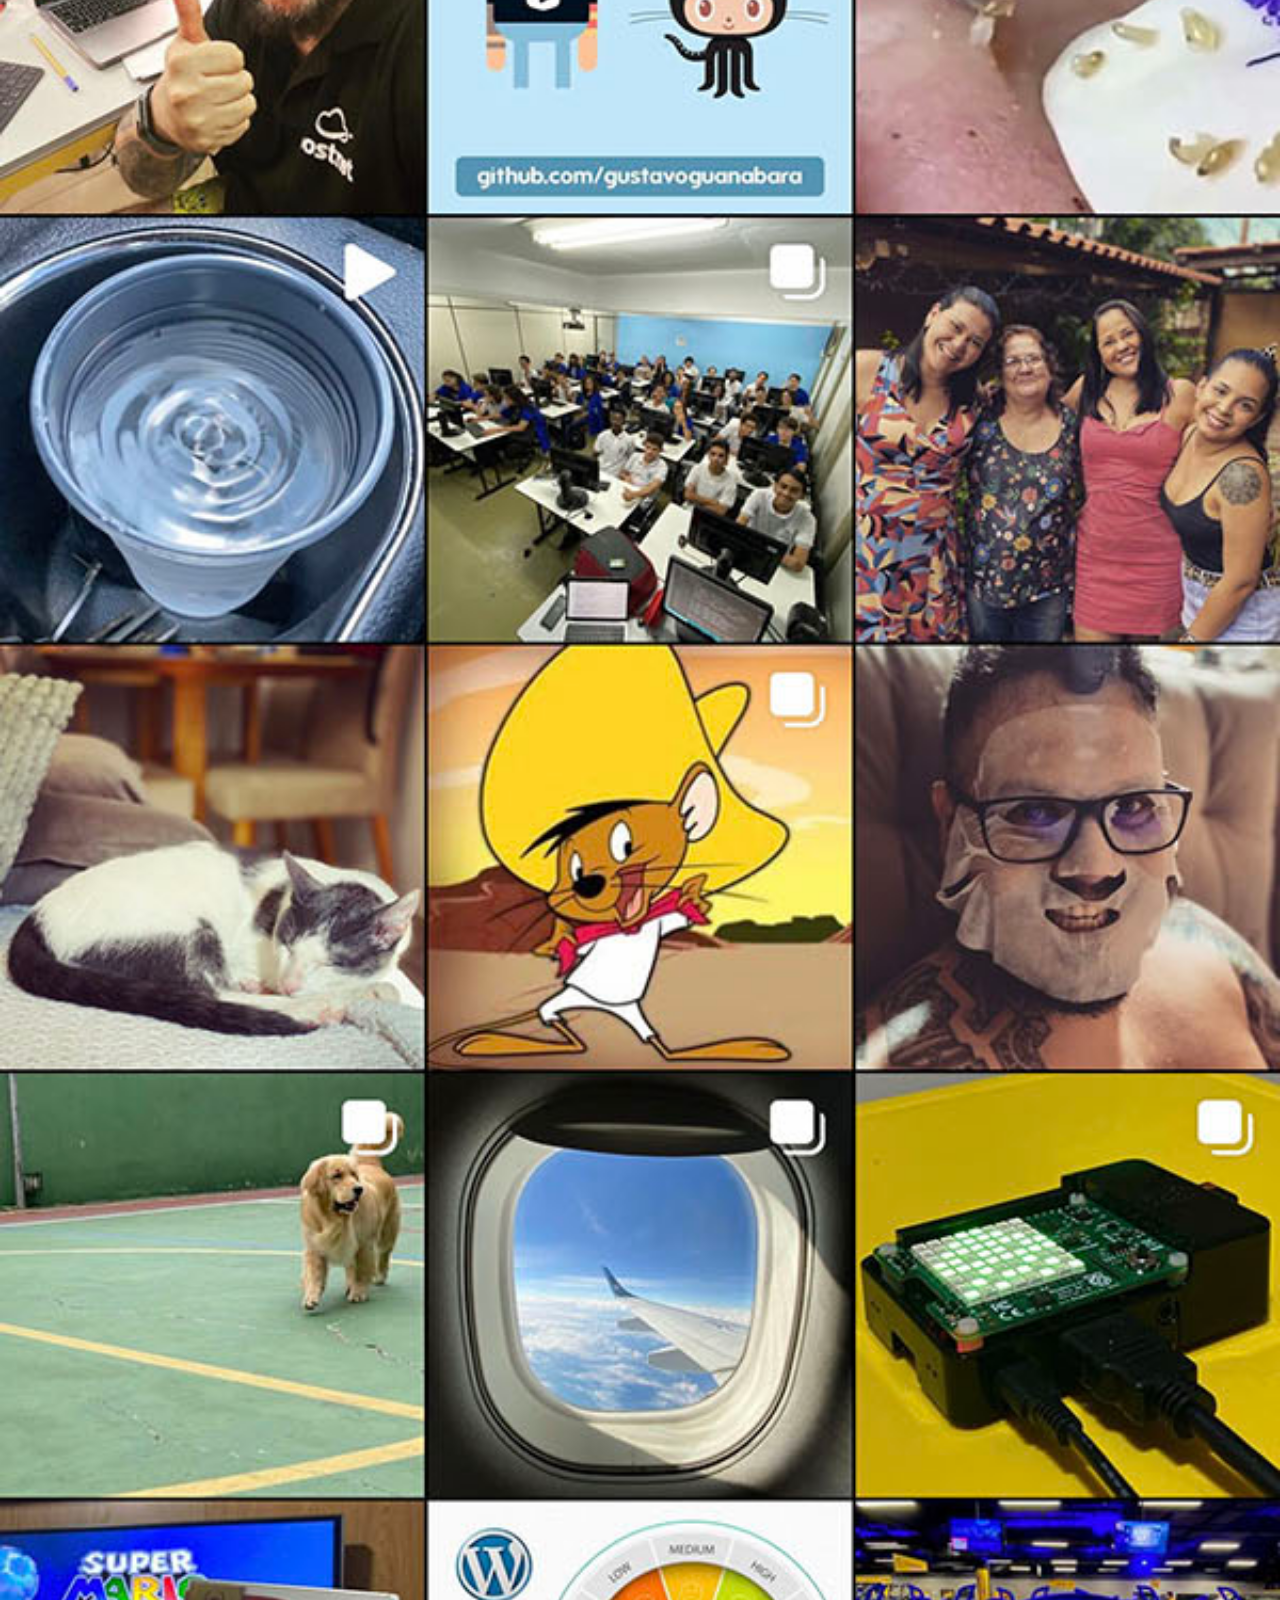
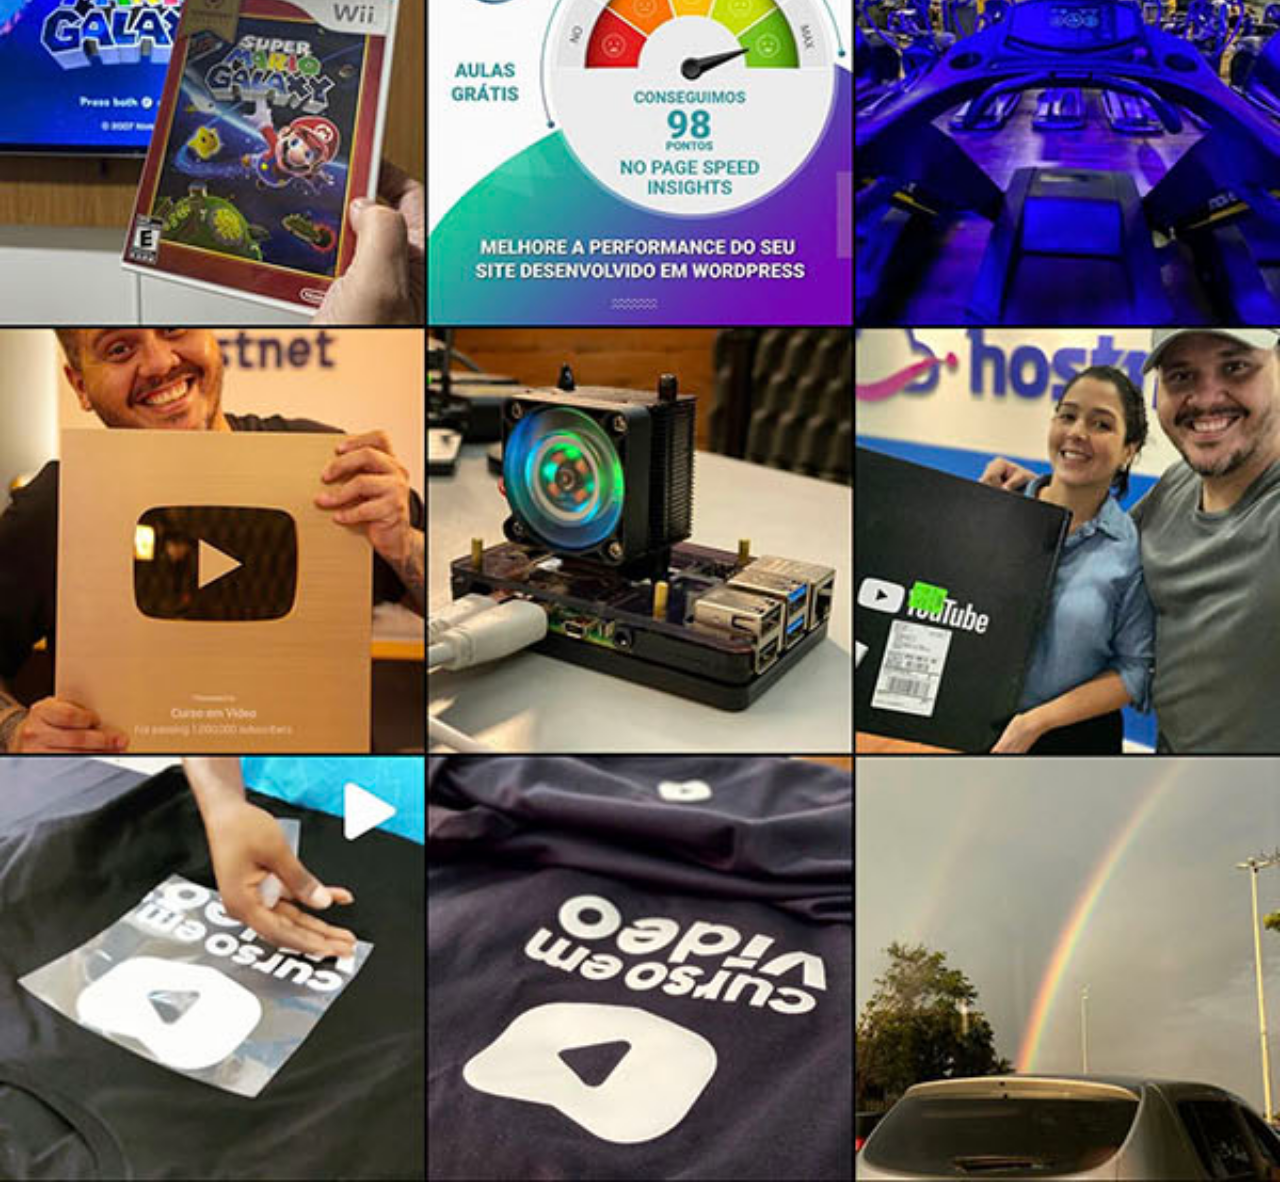
<file: instagram.html>
<!DOCTYPE html>
<html lang="pt-br">
<head>
    <meta charset="UTF-8">
    <meta name="viewport" content="width=device-width, initial-scale=1.0">
    <title>Document</title>
    <link rel="stylesheet" href="estilo/redes.css">
</head>
<body>
    <img src="imagens/tela-instagram.jpg" alt="instagram">
</body>
</html>
</file>
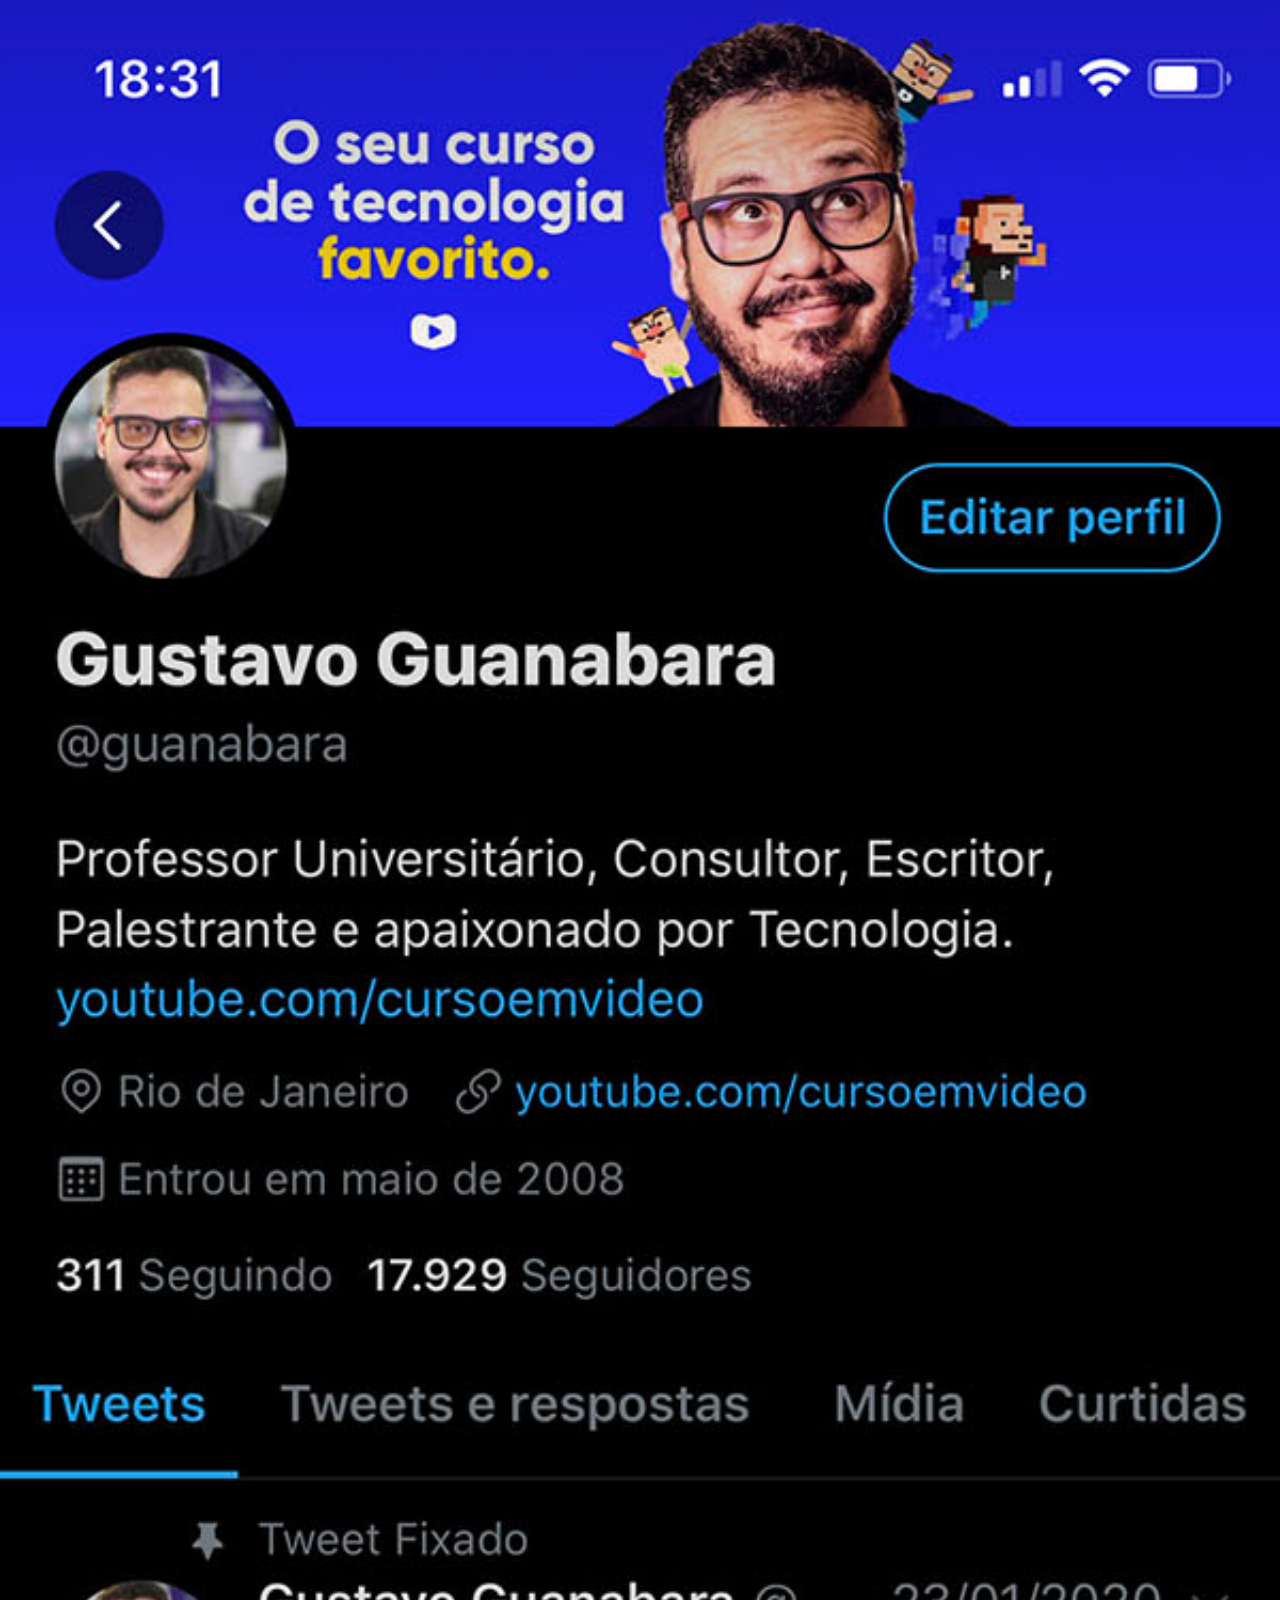
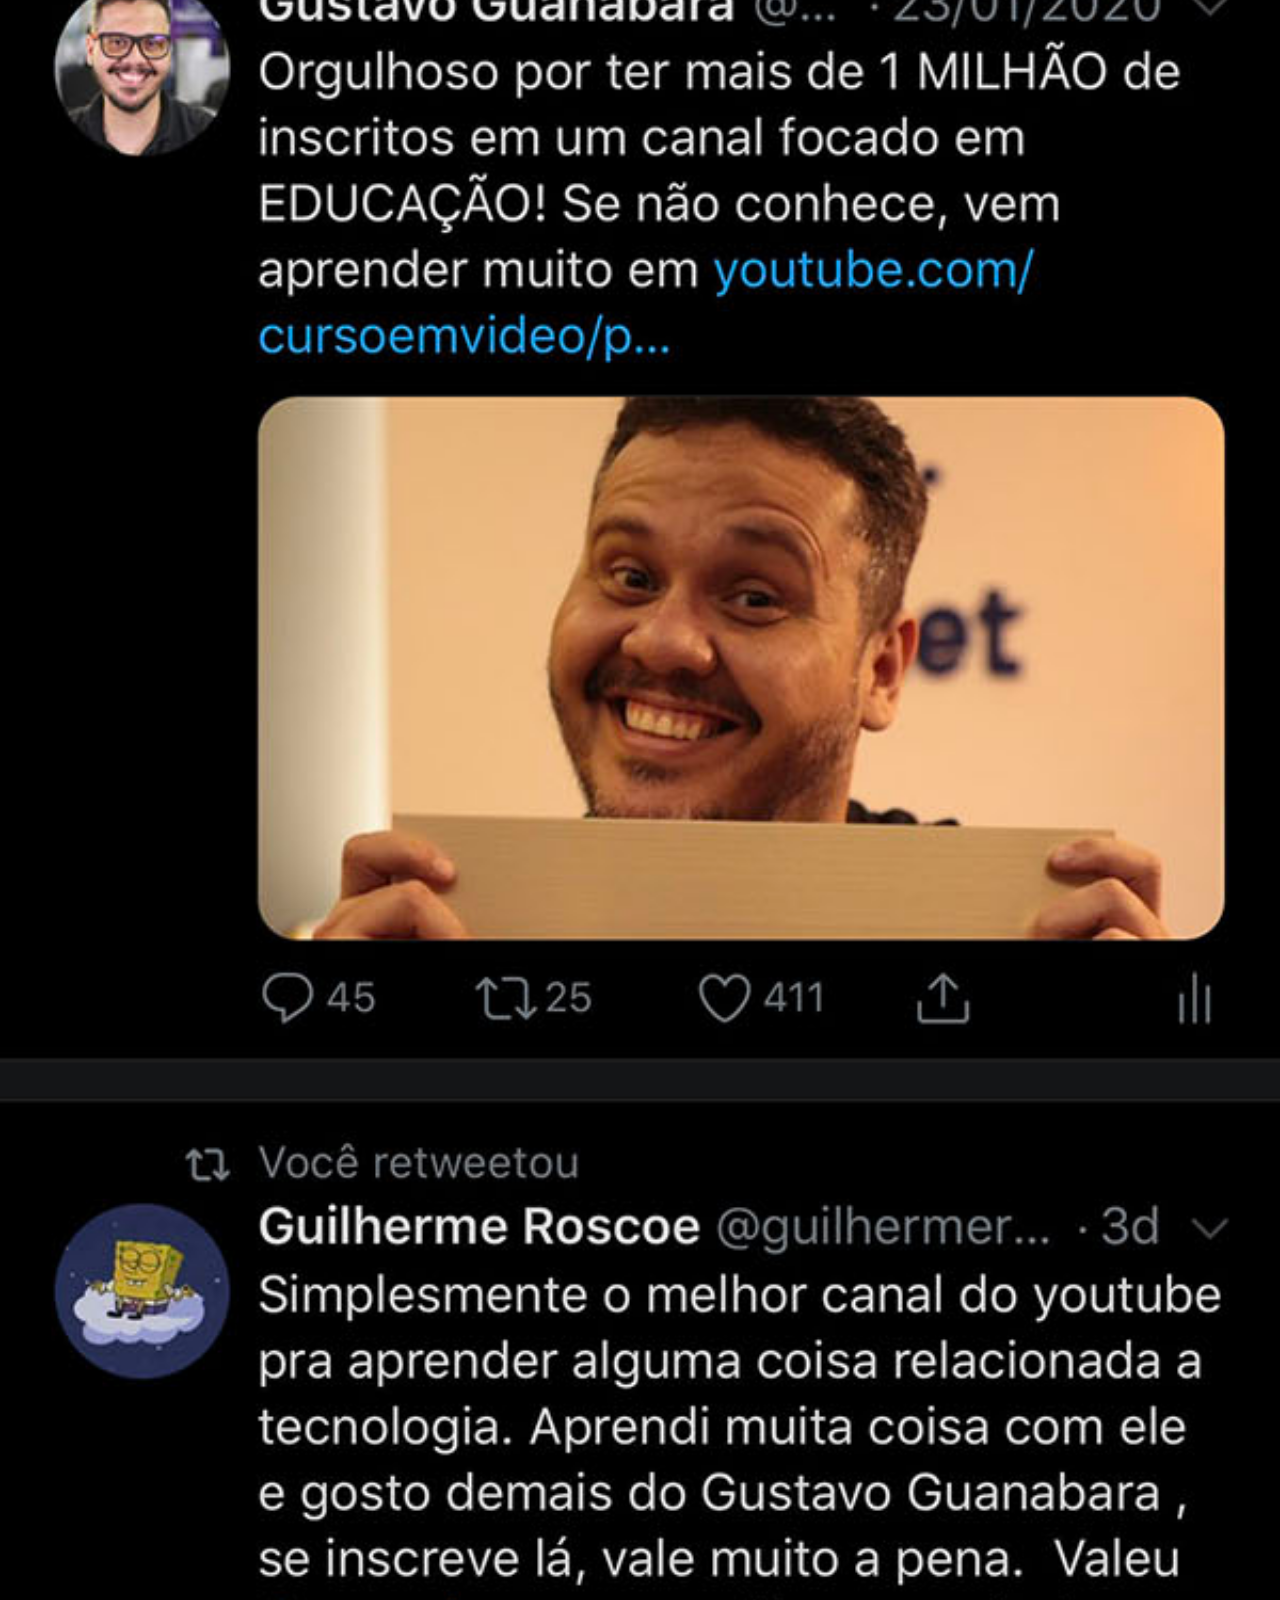
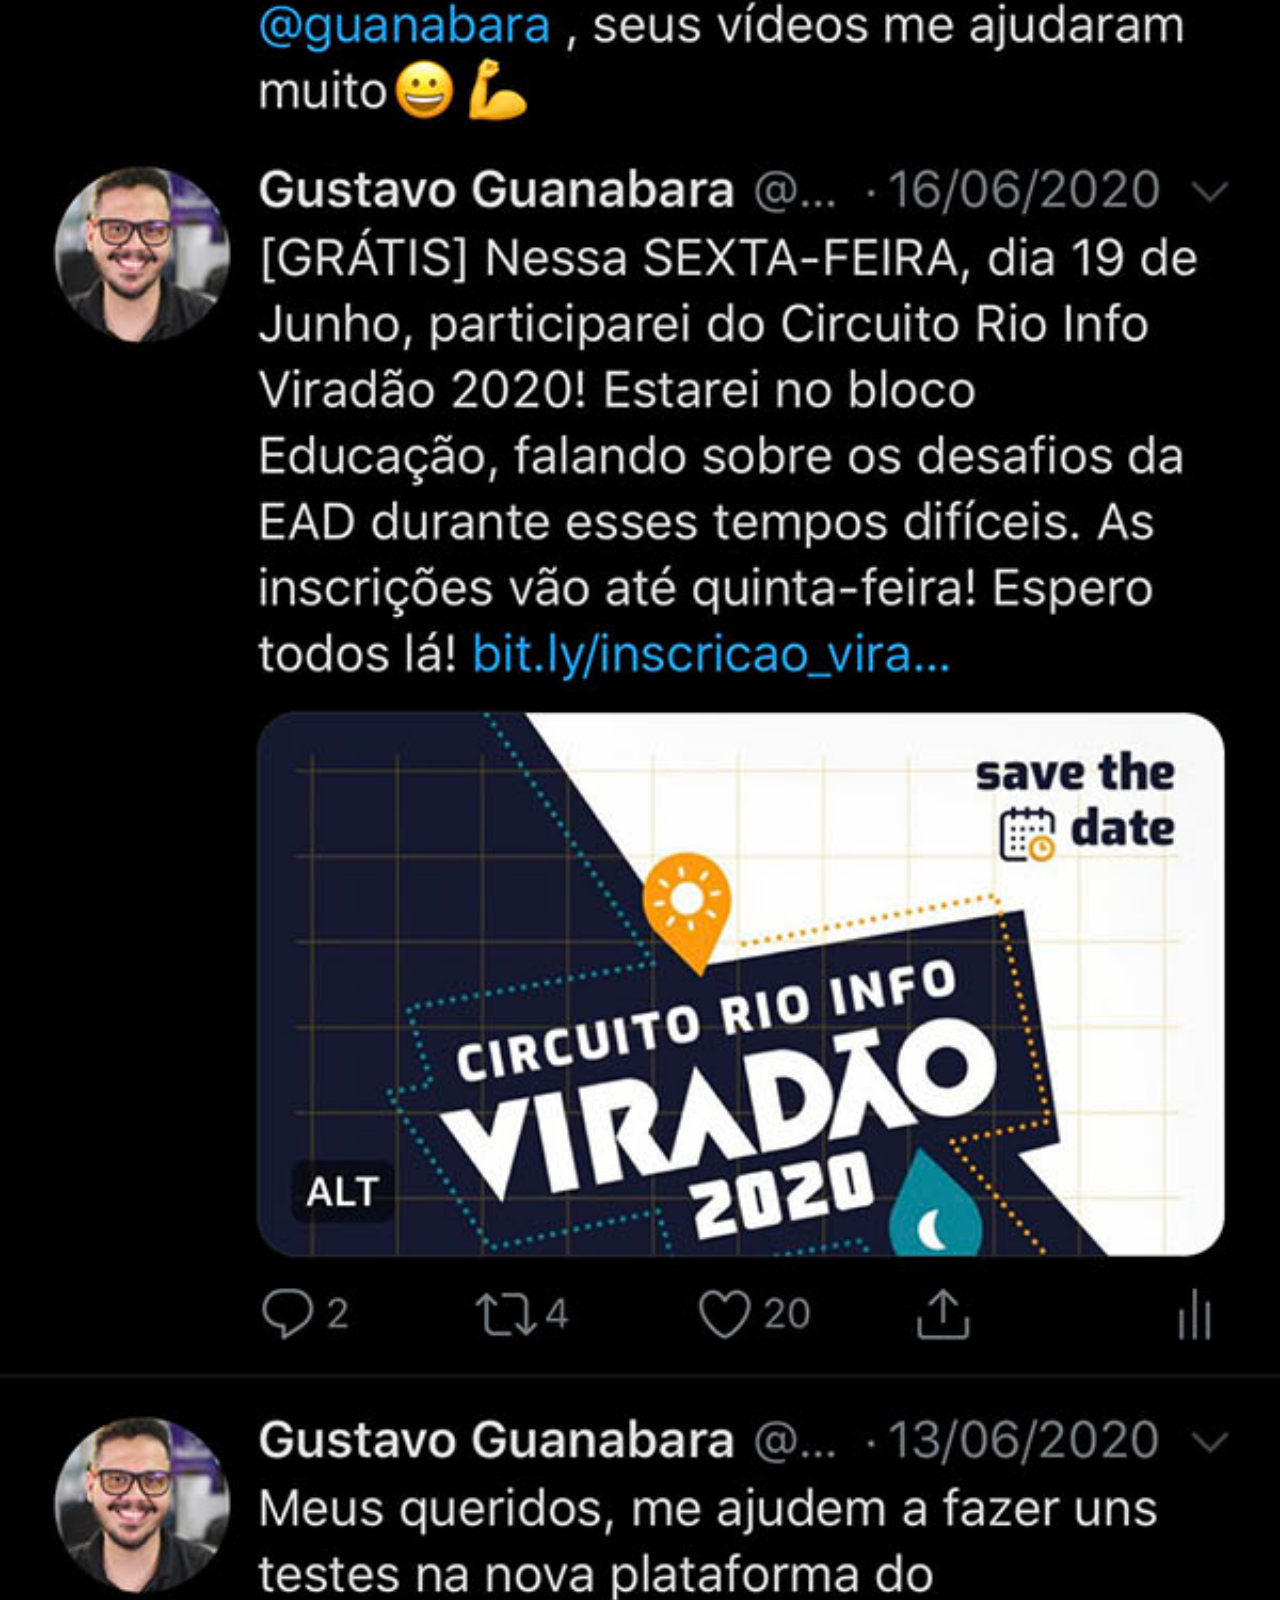
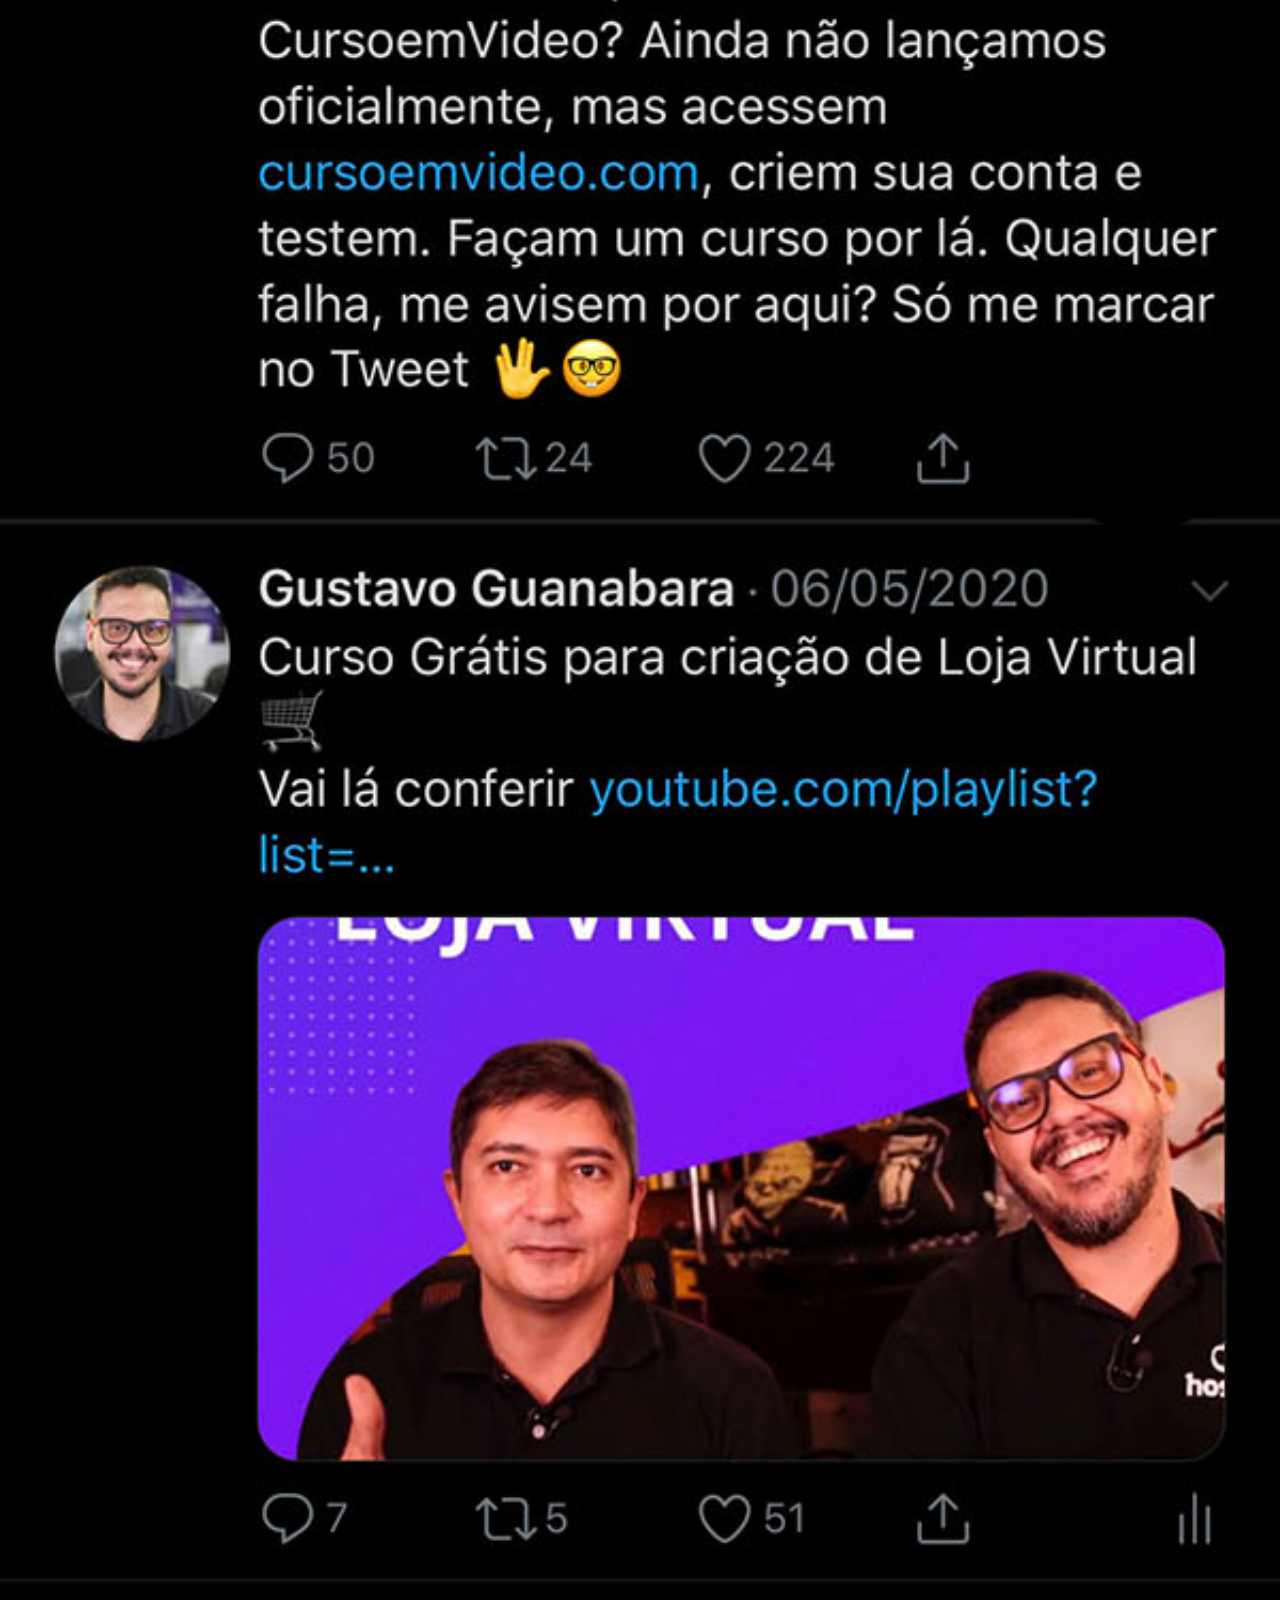
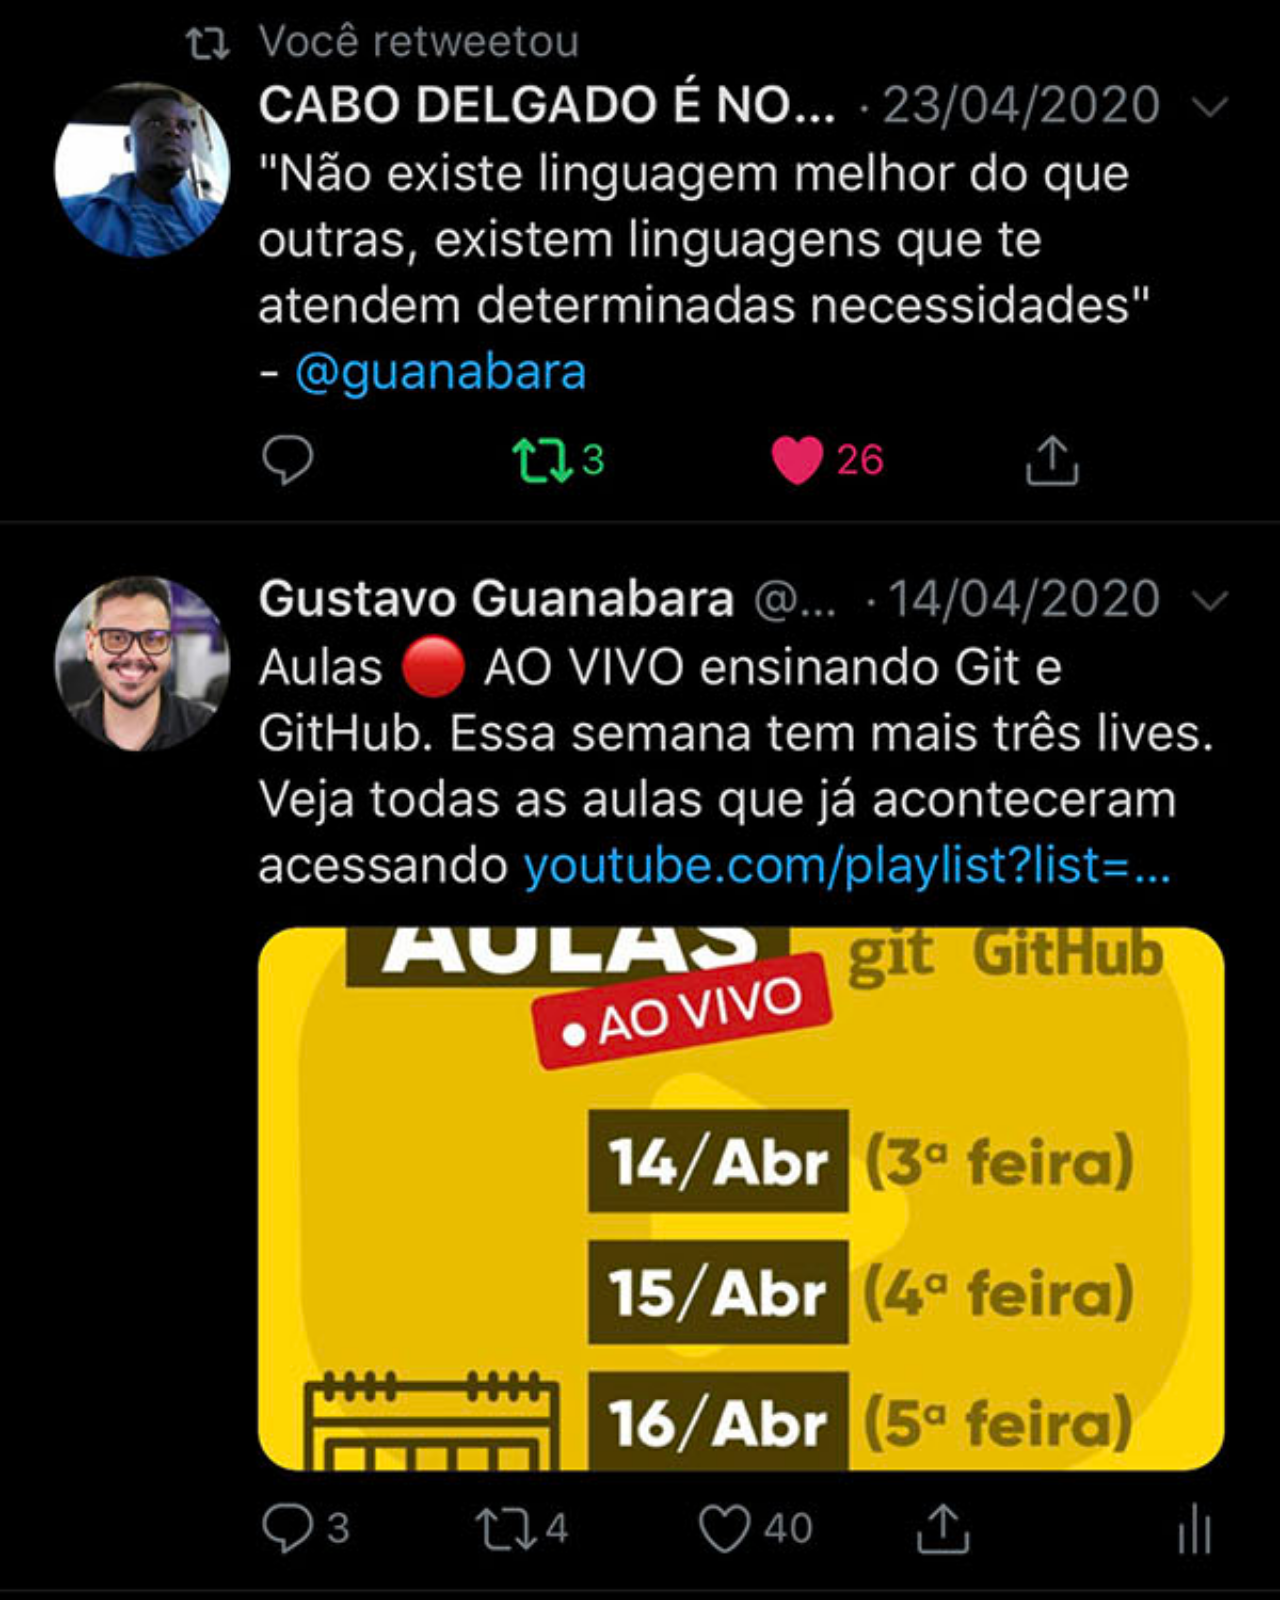
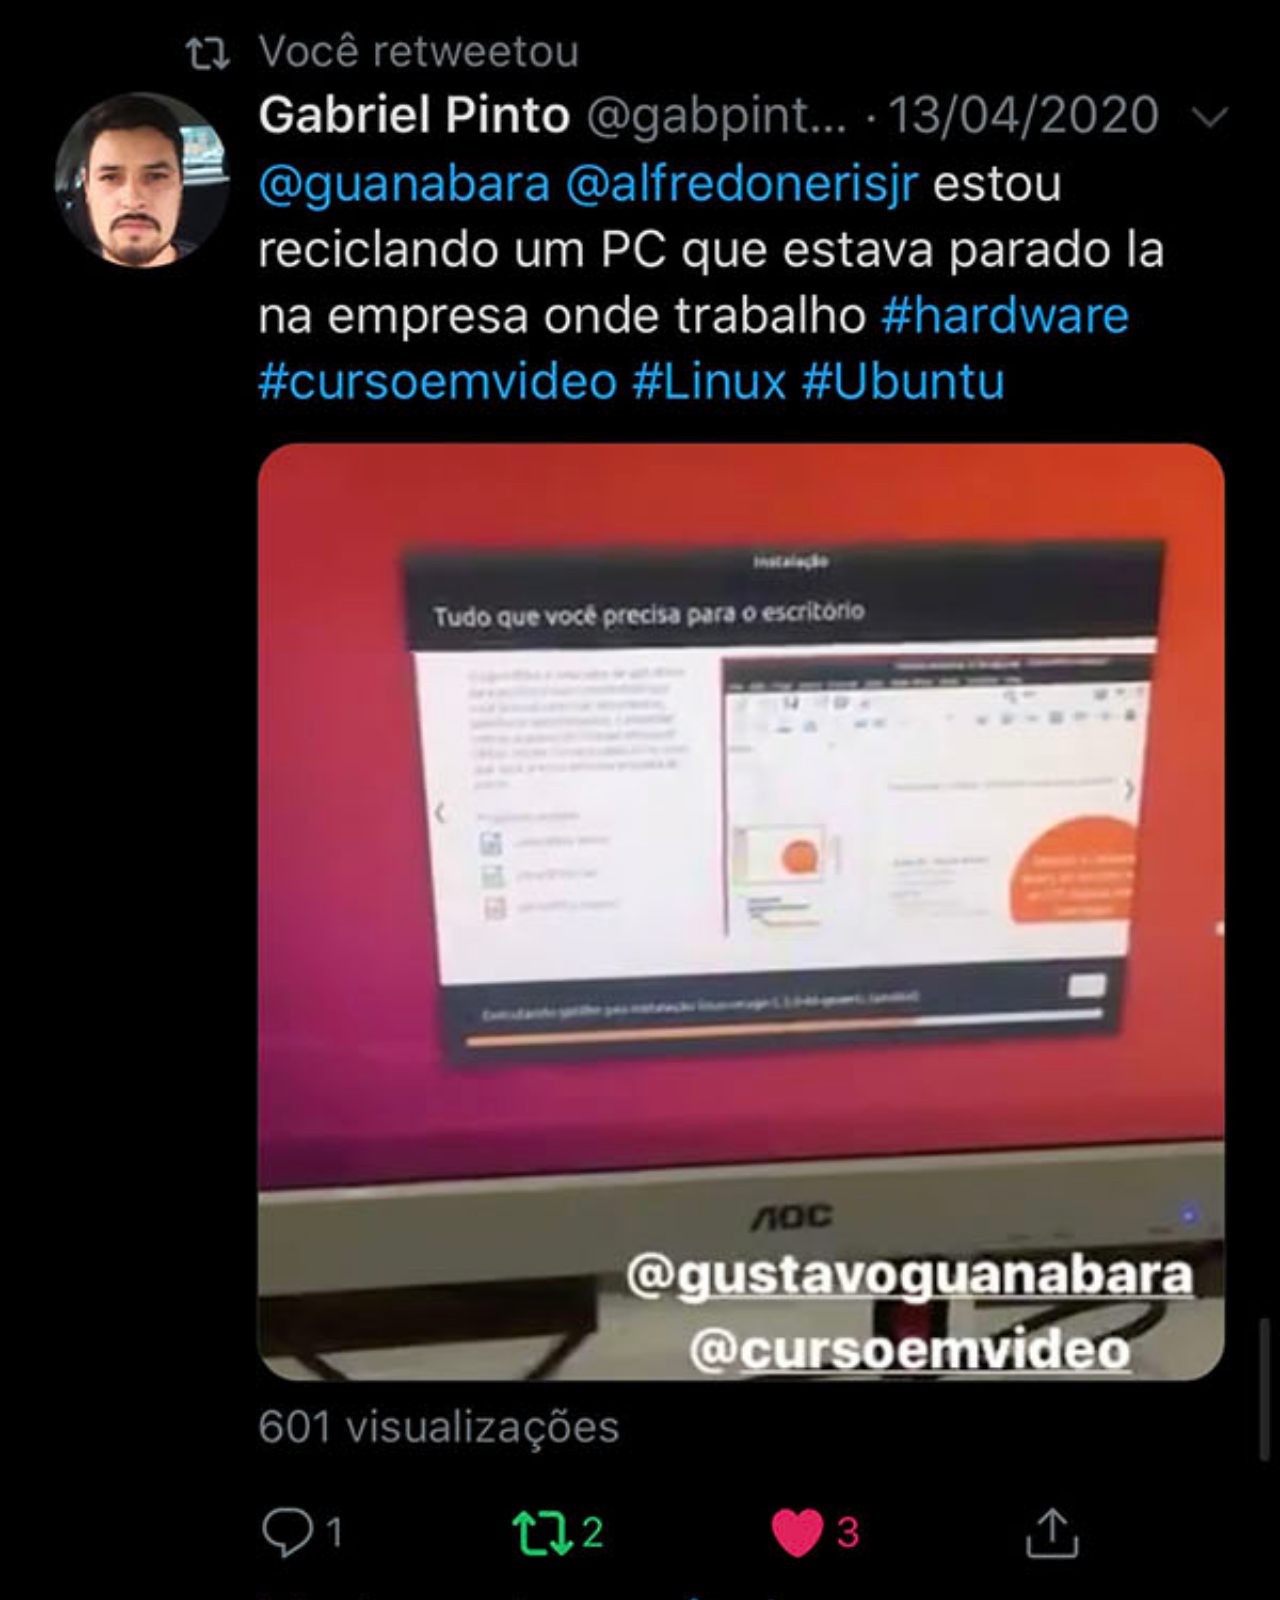
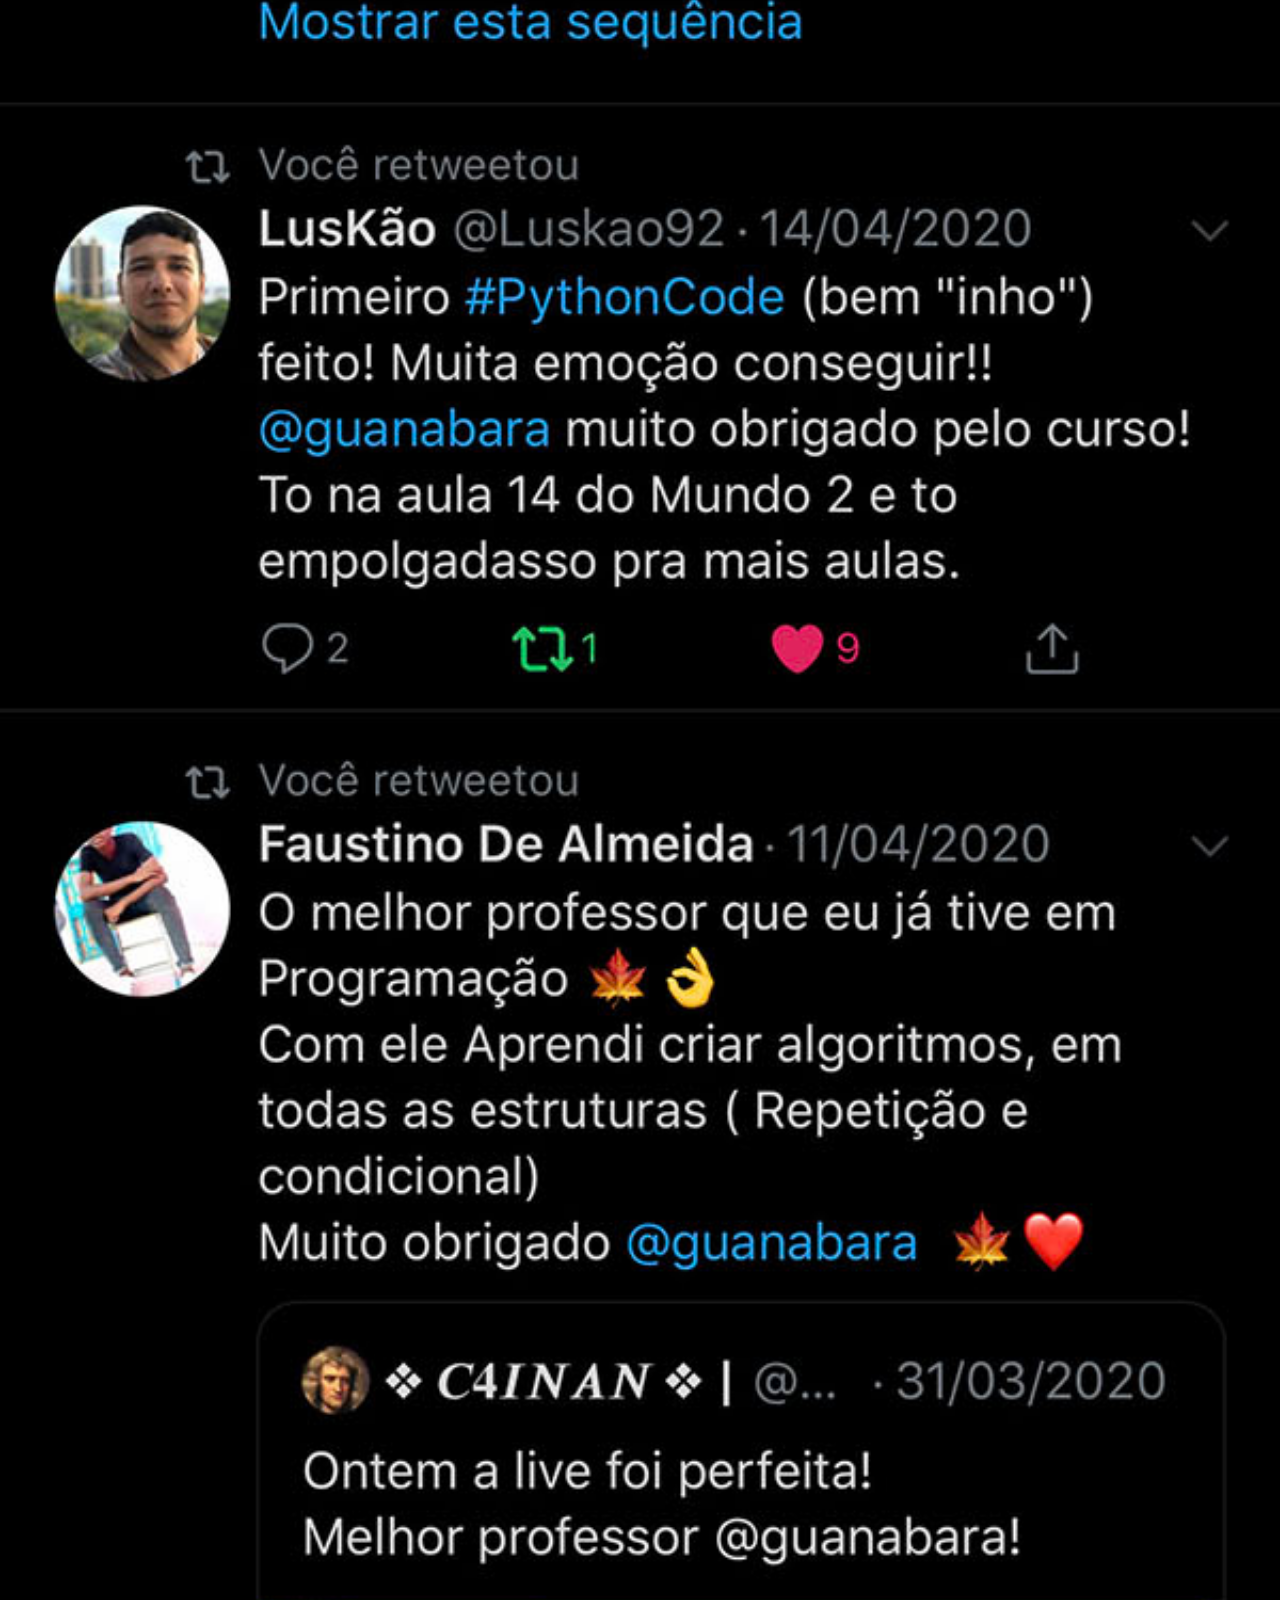
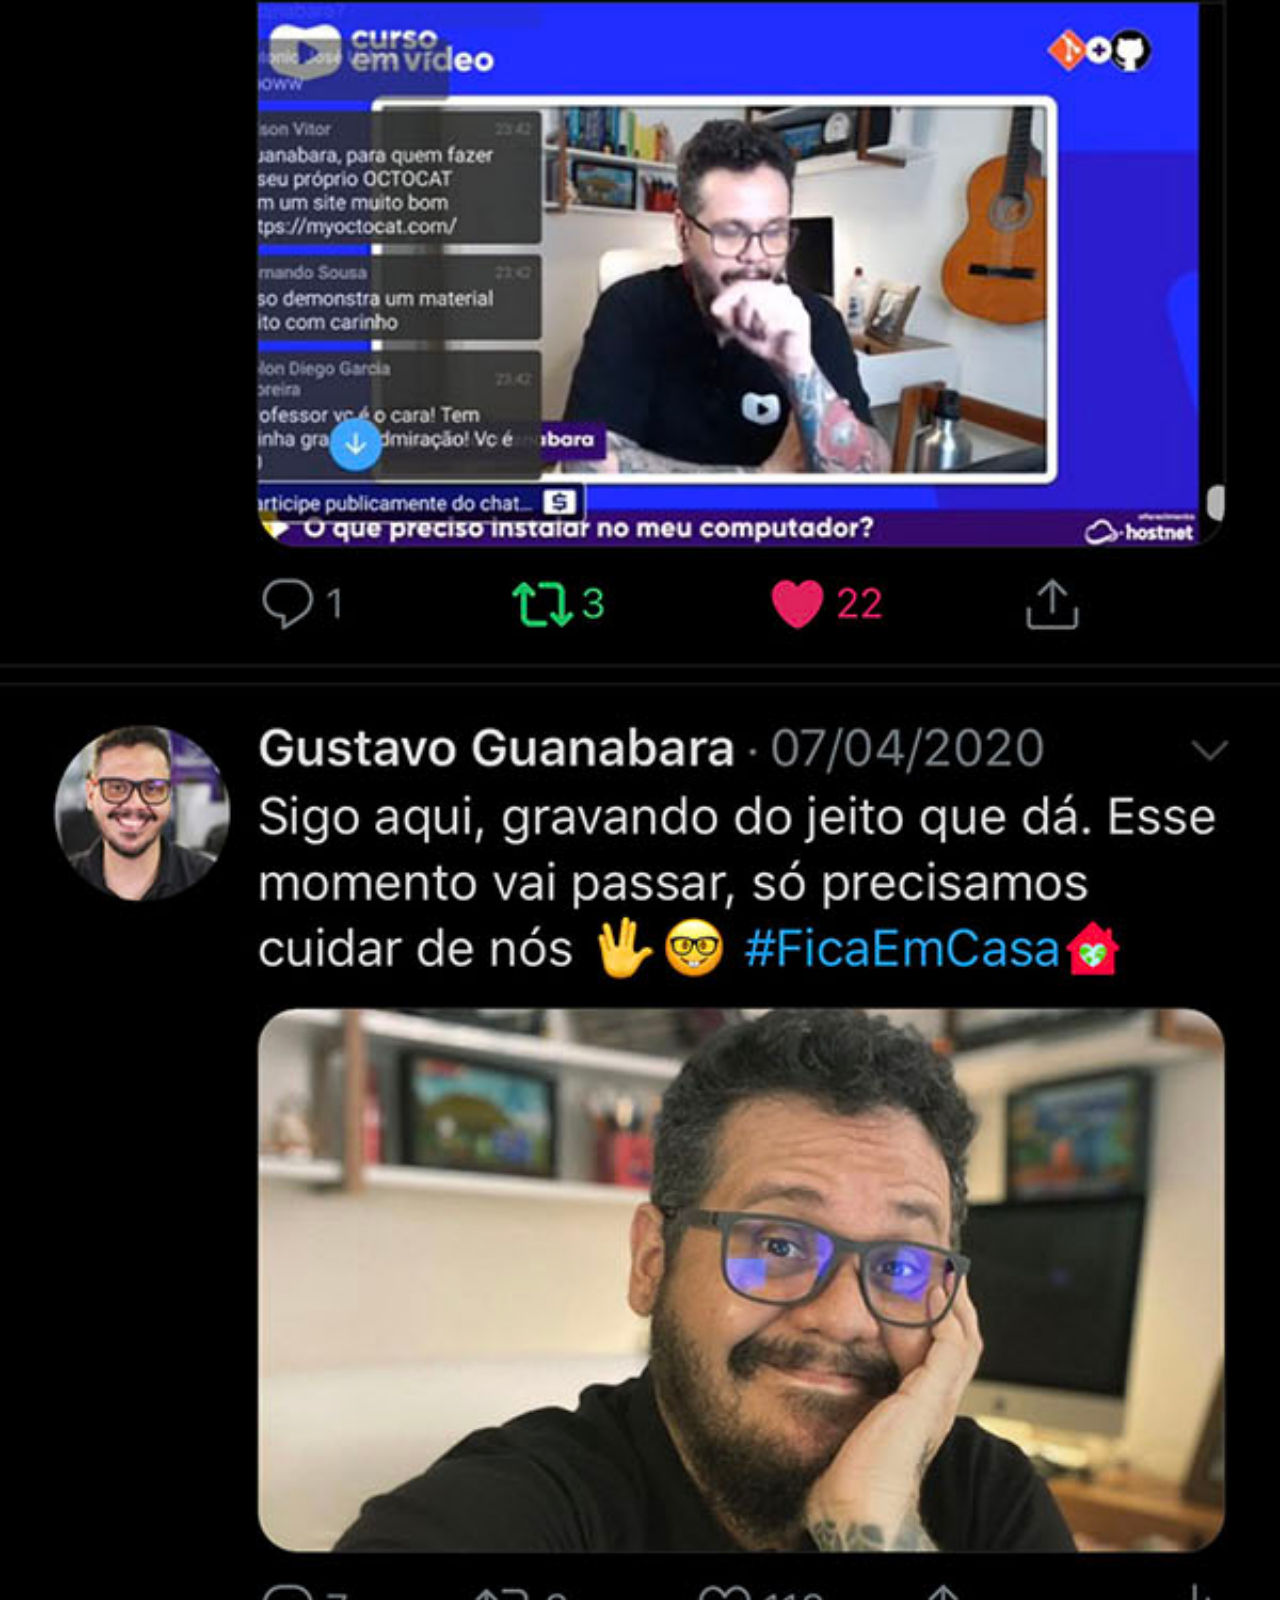
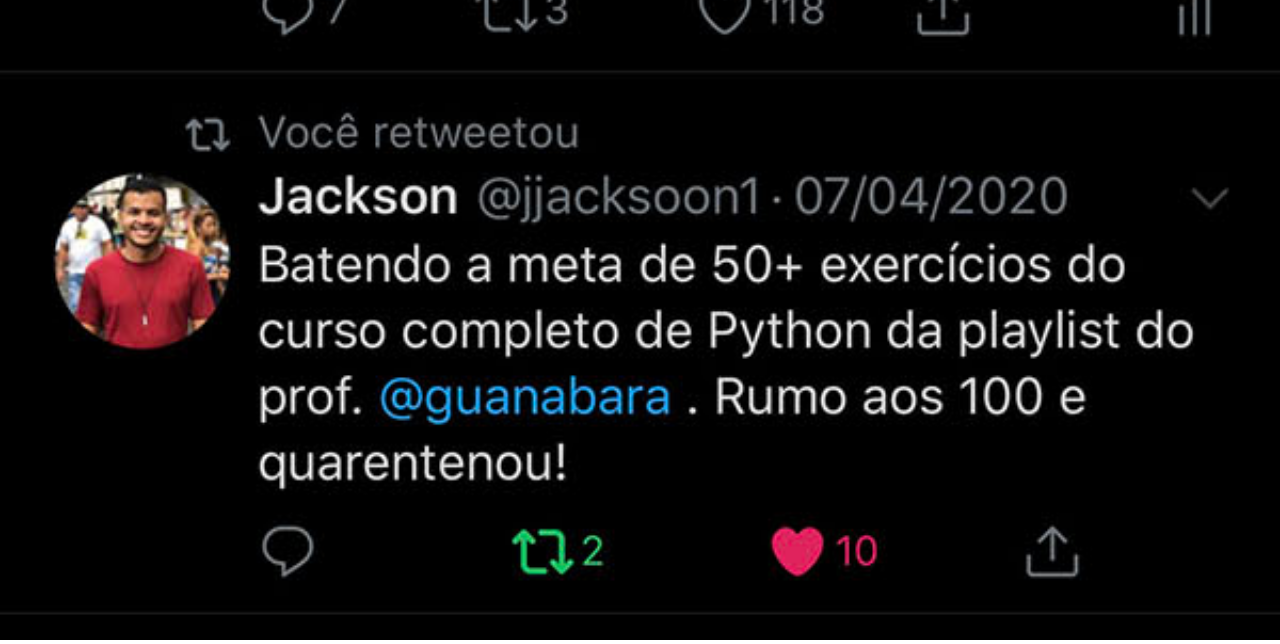
<file: twiter.html>
<!DOCTYPE html>
<html lang="pt-br">
<head>
    <meta charset="UTF-8">
    <meta name="viewport" content="width=device-width, initial-scale=1.0">
    <title>Document</title>
    <link rel="stylesheet" href="estilo/redes.css">
</head>
<body>
    <img src="imagens/tela-twitter.jpg" alt="twitter">
</body>
</html>
</file>
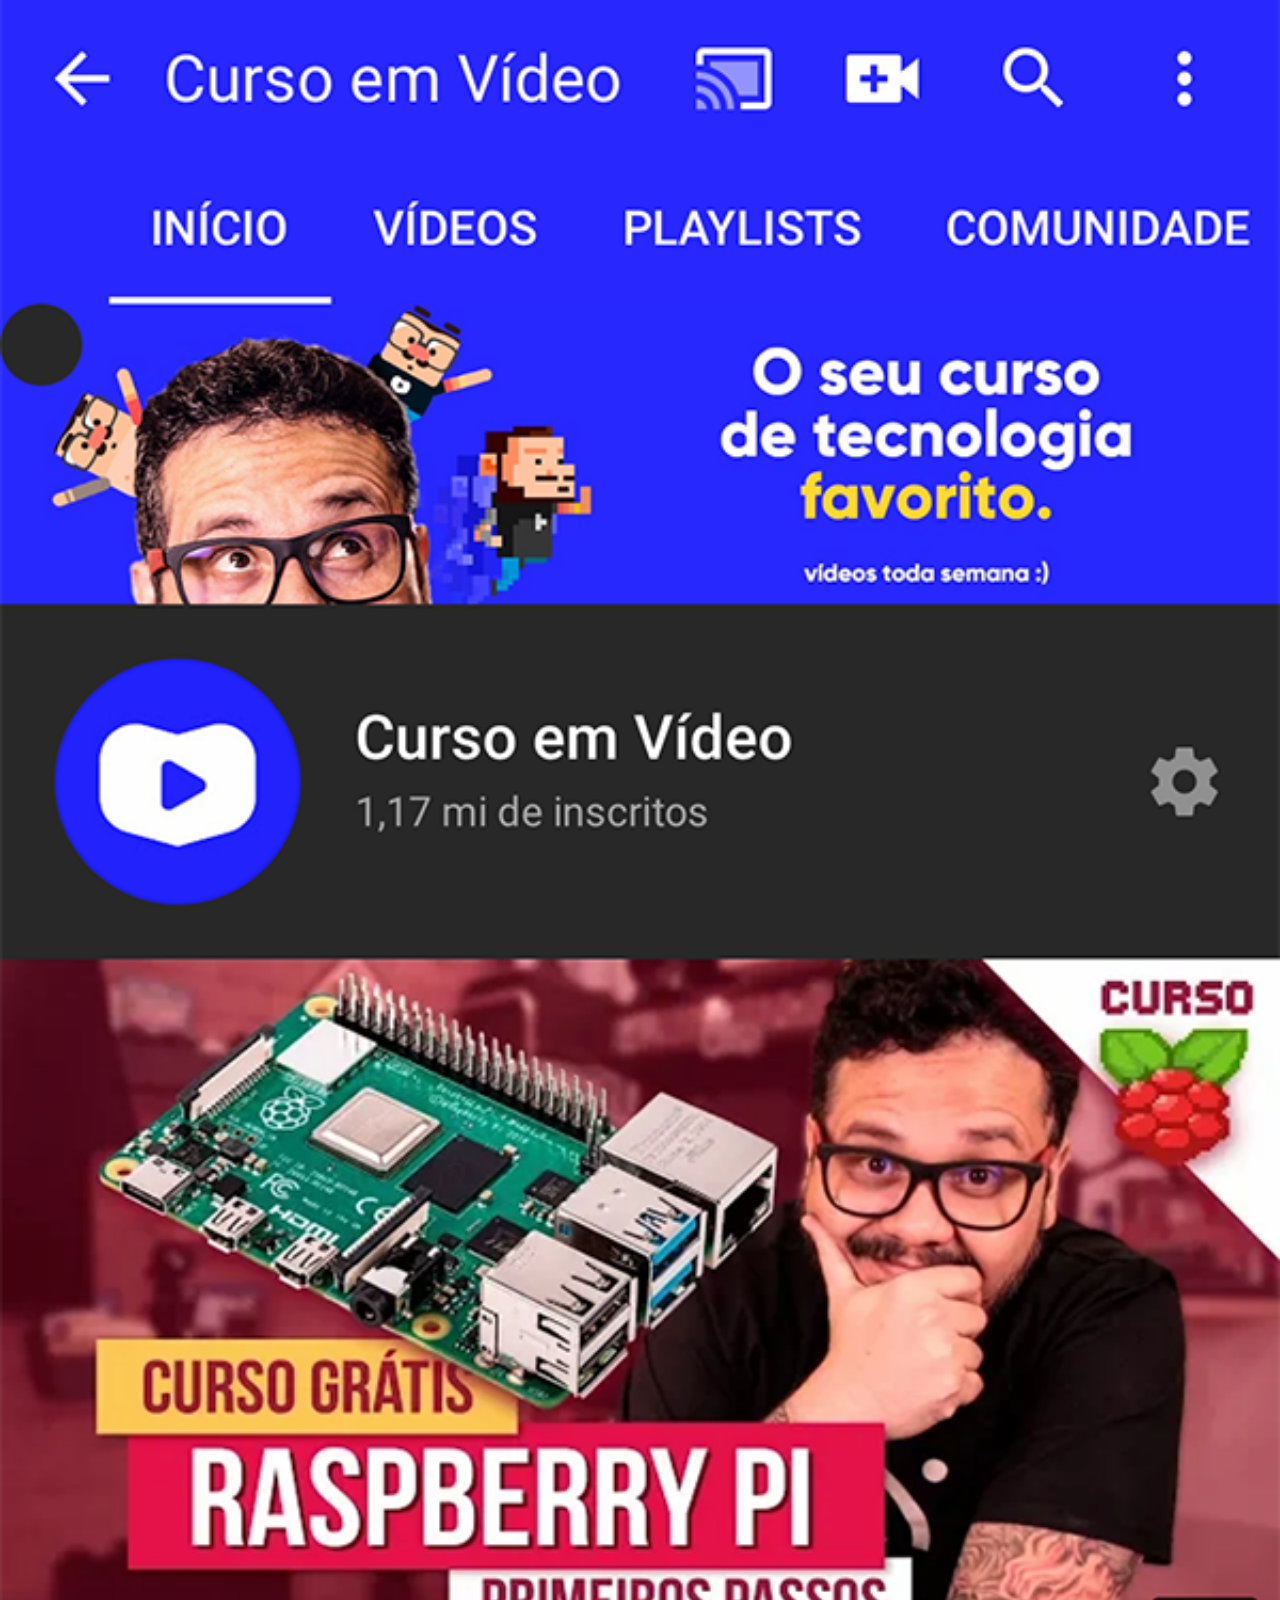
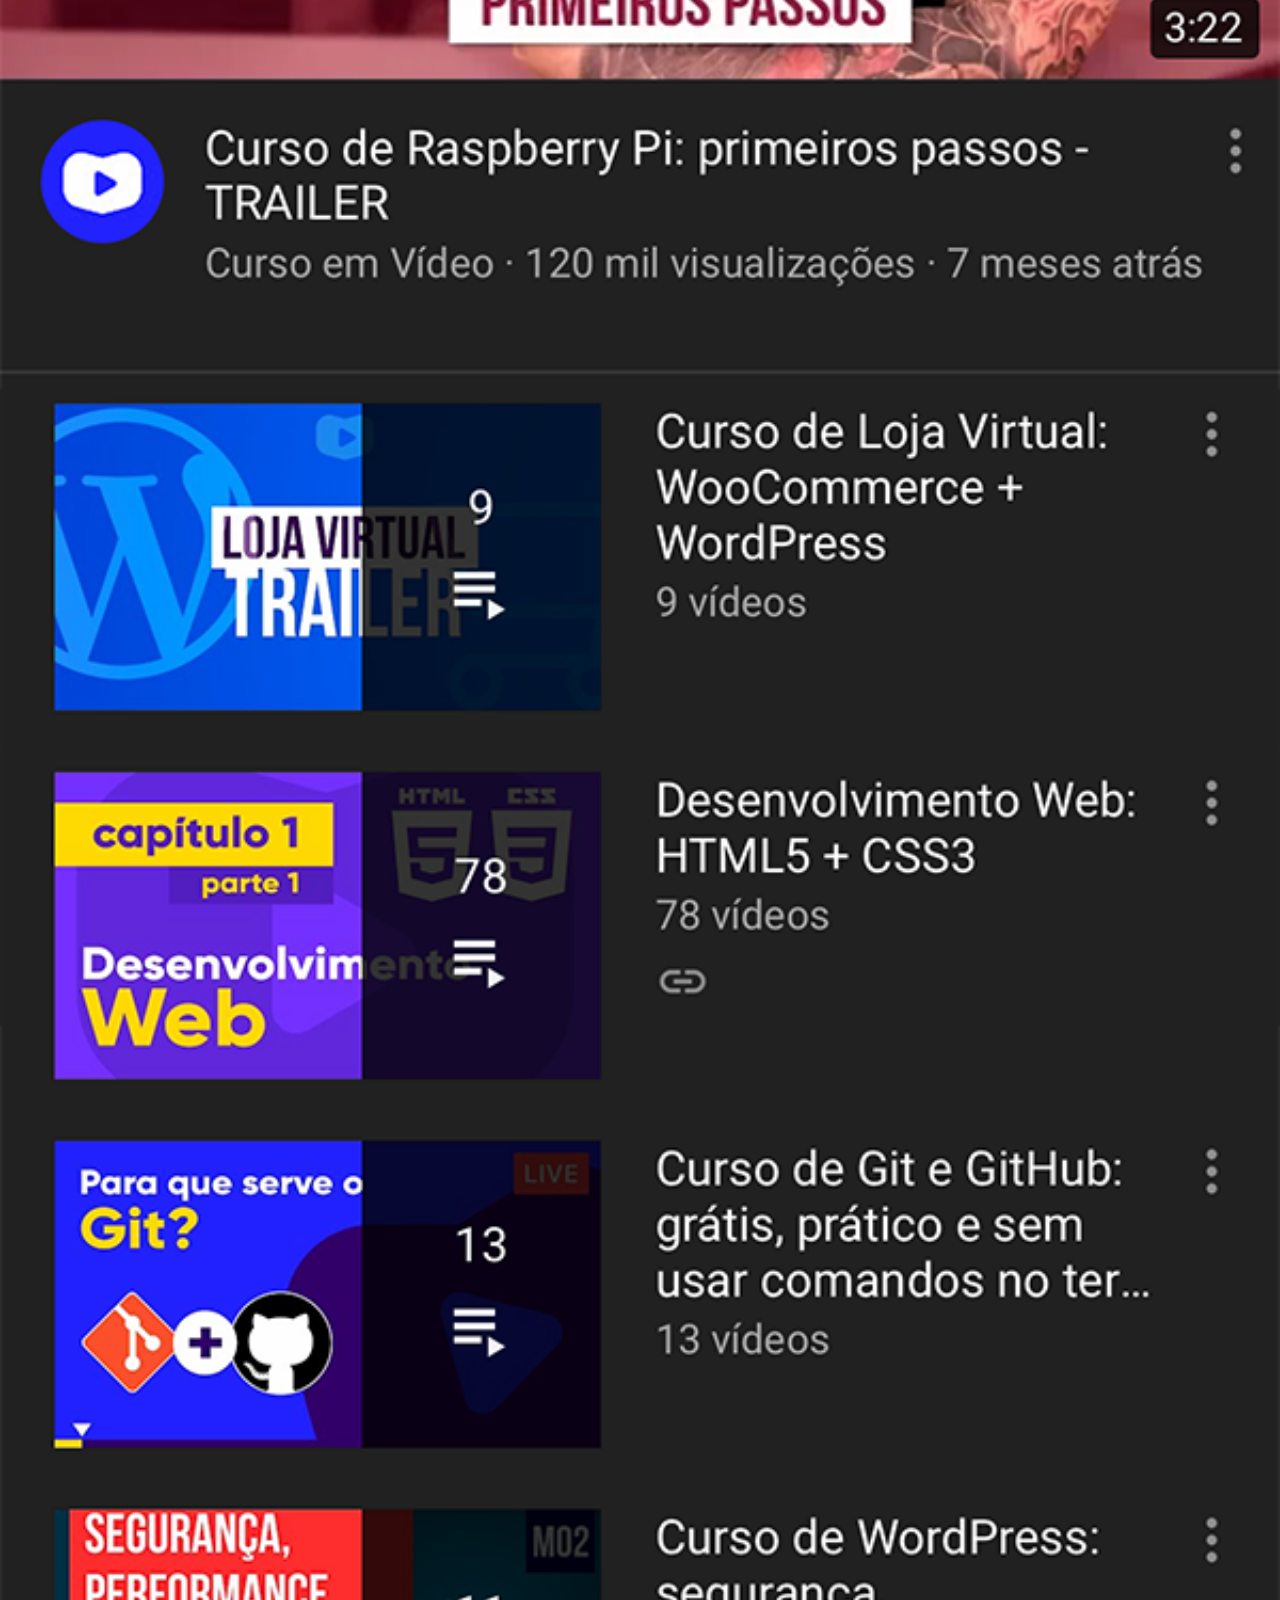
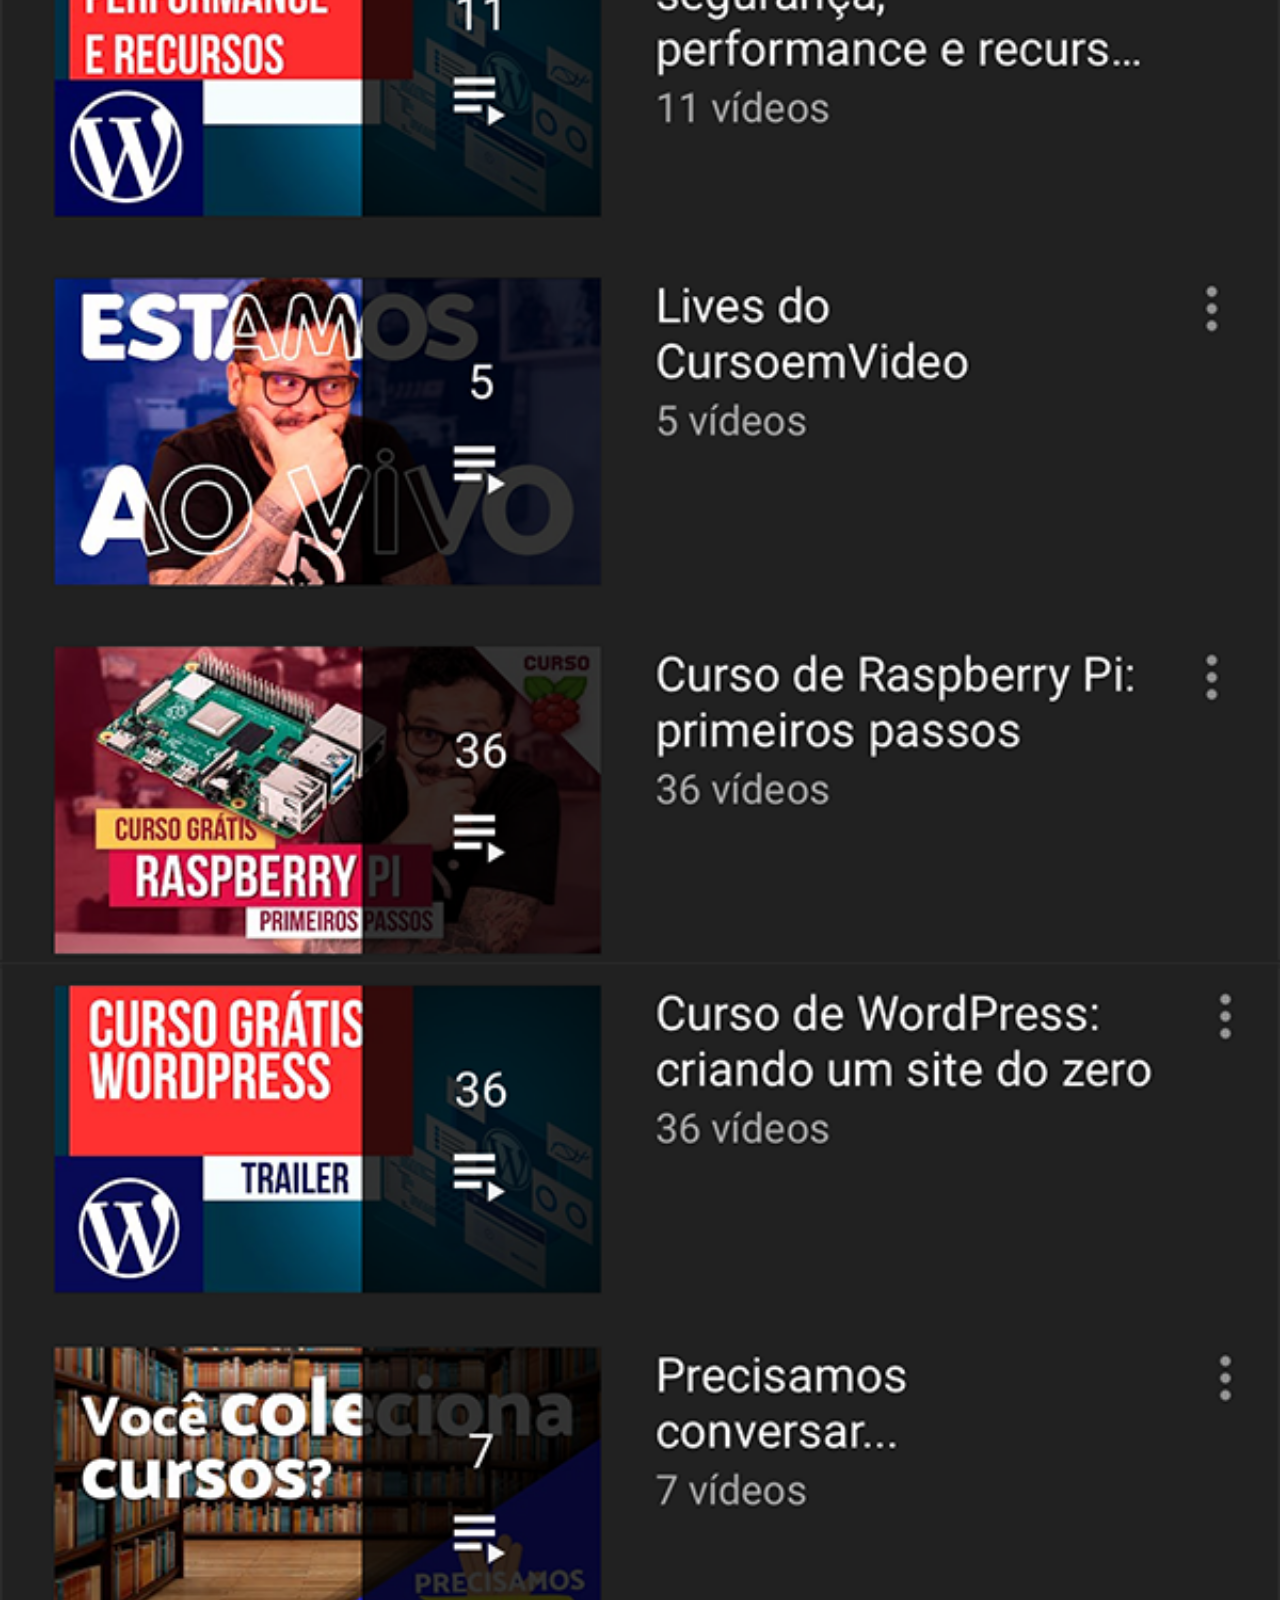
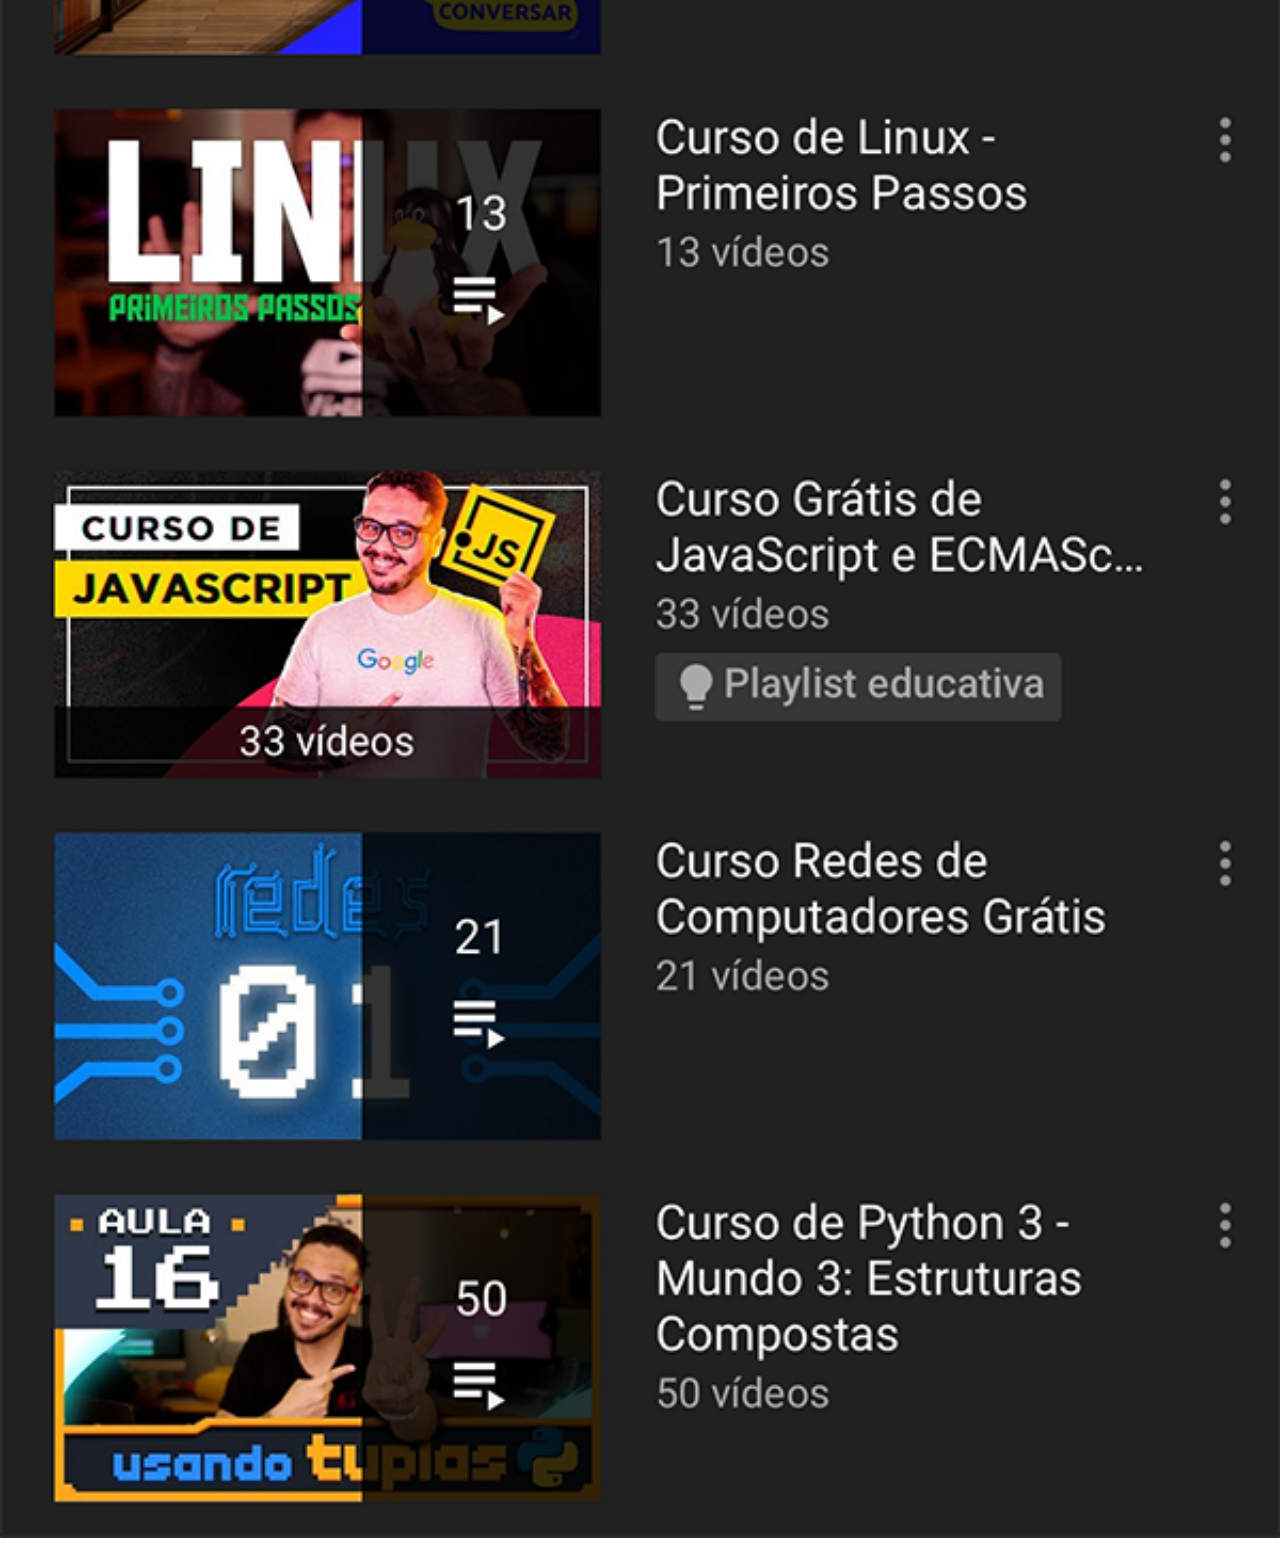
<file: youtube.html>
<!DOCTYPE html>
<html lang="pt-br">
<head>
    <meta charset="UTF-8">
    <meta name="viewport" content="width=device-width, initial-scale=1.0">
    <title>Document</title>
    <link rel="stylesheet" href="estilo/redes.css">
</head>
<body>
    <img src="imagens/tela-youtube.png" alt="youtube">
</body>
</html>
</file>
<file: estilo/style.css>
@charset "UTF-8";

*{
    margin: 0px;
    padding: 0px;
}

html body{
    width: 100vw;
    height: 100vh;
    background-color: black;
    
}

body{
    background: url(../imagens/fundo-madeira.jpg) no-repeat top center ;
    background-size: cover;
}

main{
    height: 100vh;
    position: relative;
}

section#telefone{
    position: absolute;
    background: url(../imagens/frame-iphonepq.png) no-repeat top center;
    background-size: cover;
    width: 200px;
    height: 404px;
    top: 50%;
    left: 50%;
    transform: translate(-50%, -50%);
}

iframe#tela{
    width: 172px;
    height: 304px;
    position: relative;
    top: 52px;
    left: 14px;
}

section#rede1{
    position: absolute;
    top: 50px;
    left: 85%;
    margin-top: 100px;
    
}

section#rede1 > a > img{
    width: 50px;
    height: 50px;
    margin-top: 50px;
    border-radius: 50%;

    border: 2px solid black;
    box-shadow: 2px 2px 0px gray;
}

section#rede1 img:hover{
    transform: translate(-10px, -5px);
    transition: transform .3;
}

section#rede2{
    position: absolute;
    top: 50px;
    left: 3%;
    width: 30px;
    margin-top: 100px;
}

section#rede2 > a > img{
    width: 50px;
    height: 50px;
    margin-top: 50px;
    border-radius: 50%;

    border: 2px solid black;
    box-shadow: 2px 2px 0px gray;
}

section#rede2 img:hover{
    transform: translate(10px, -5px);
    transition: transform .3;
}
</file>
<file: estilo/redes.css>
@charset "UTF-8";

*{
    margin: 0px;
    padding: 0px;
}

::-webkit-scrollbar{
    width: 0px;
    height: 0px;
}

img{
    width: 100vw;
}

a{
    display: block;
    background-color: darkred;
    font-size: 20px;
    font-weight: bold;
    color: white;
    text-align: center;
    padding: 10px;
}
</file>
